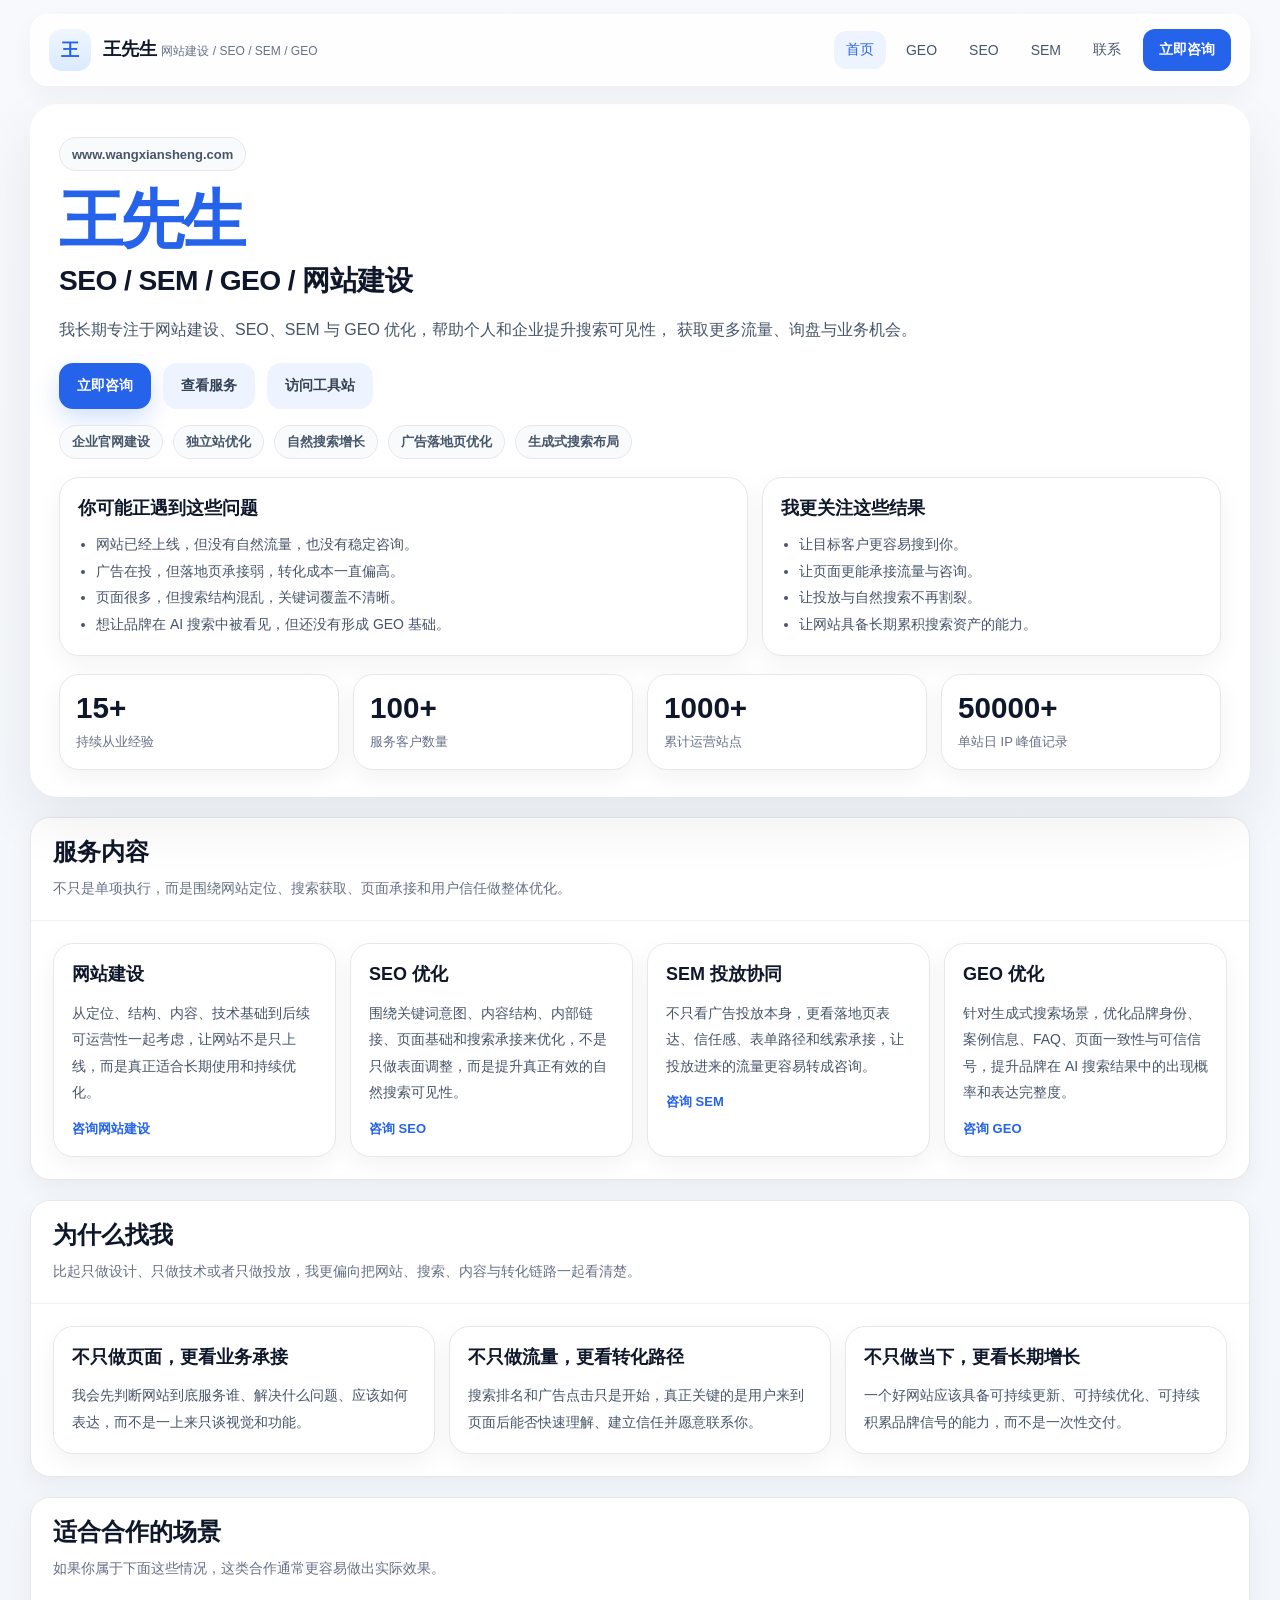
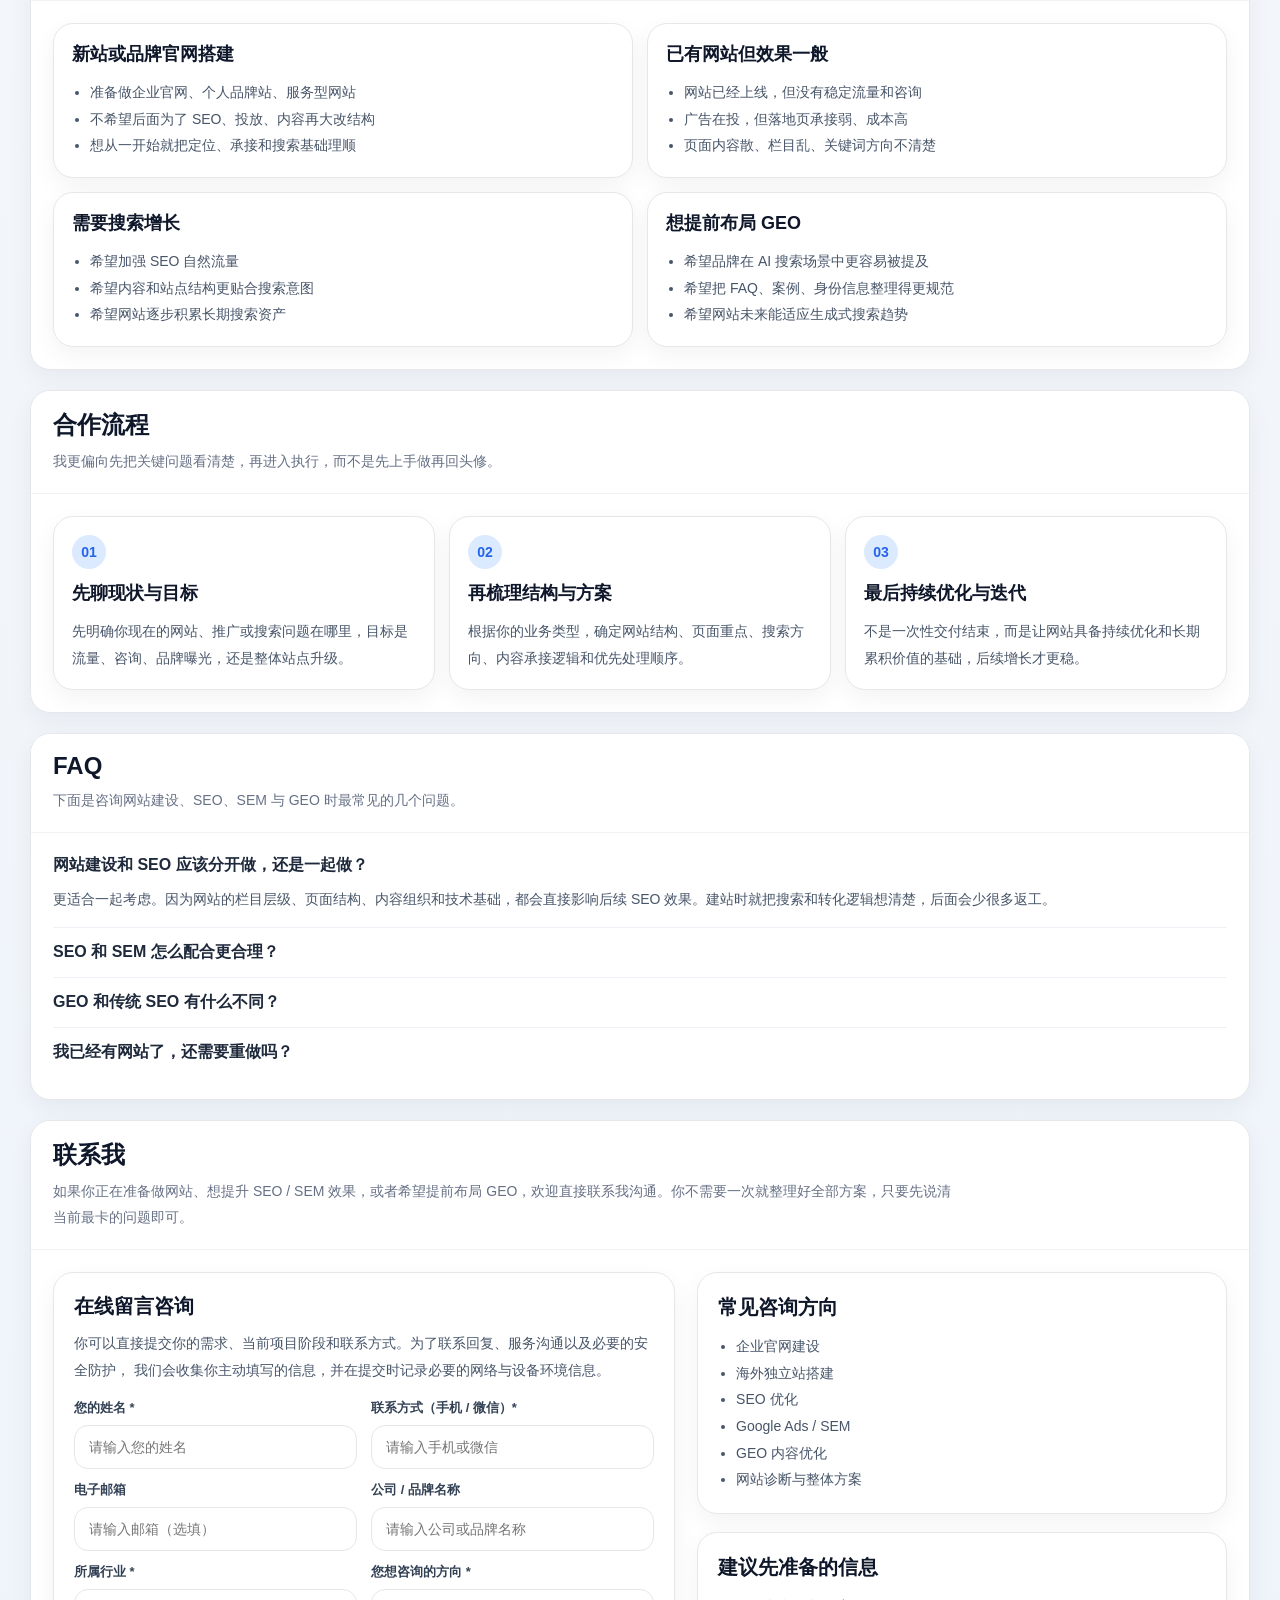
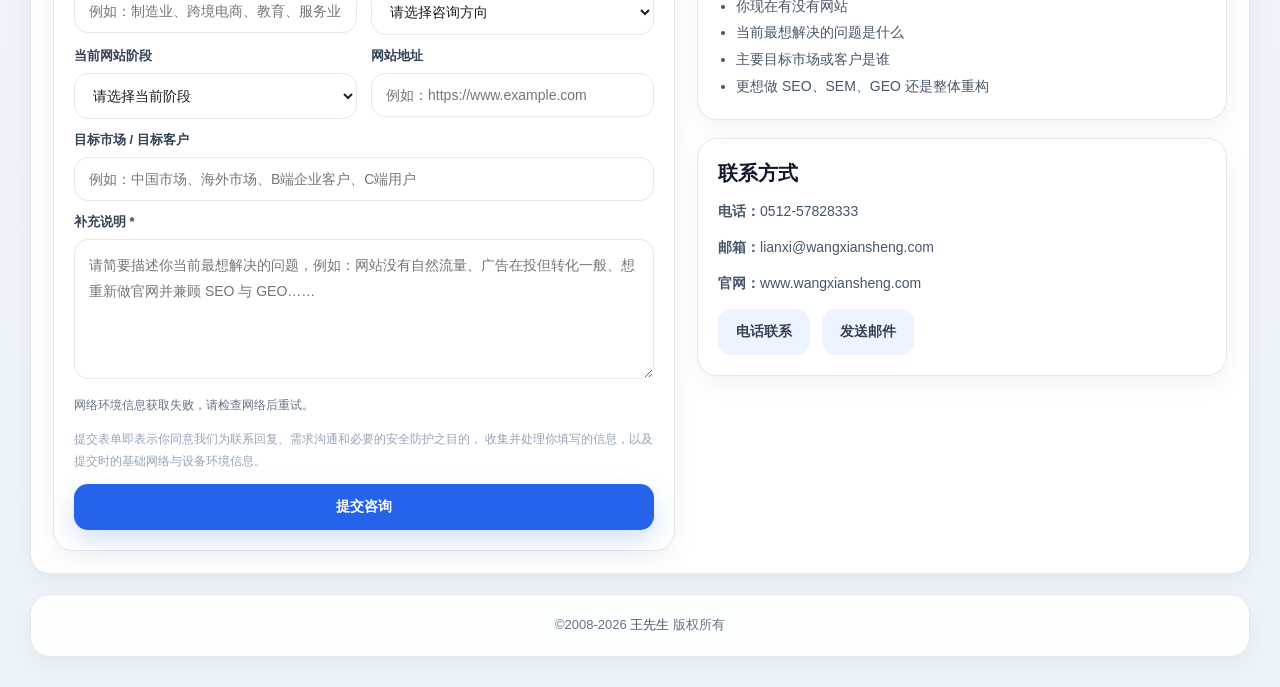
<file: index.html>
<!DOCTYPE html>
<html lang="zh-CN">
<head>
  <meta charset="UTF-8" />
  <meta name="viewport" content="width=device-width, initial-scale=1.0" />

  <title>王先生 - 网站建设 / SEO / SEM / GEO 优化</title>
  <meta name="description" content="王先生长期专注于网站建设、SEO、SEM 与 GEO 优化，帮助个人和企业提升搜索可见性，获取更多流量、询盘与业务机会。" />
  <meta name="keywords" content="王先生,网站建设,SEO,SEM,GEO,生成式搜索优化,搜索优化,企业官网建设,独立站优化" />
  <meta name="author" content="王先生" />
  <meta name="application-name" content="王先生" />
  <meta name="robots" content="index,follow,max-image-preview:large,max-snippet:-1,max-video-preview:-1" />
  <meta name="referrer" content="strict-origin-when-cross-origin" />
  <meta name="format-detection" content="telephone=no,email=no,address=no" />
  <meta name="theme-color" content="#2563eb" />
  <meta name="color-scheme" content="light" />

  <link rel="canonical" href="https://www.wxsw.com/" />

  <meta property="og:type" content="website" />
  <meta property="og:locale" content="zh_CN" />
  <meta property="og:site_name" content="王先生" />
  <meta property="og:title" content="王先生 - 网站建设 / SEO / SEM / GEO 优化" />
  <meta property="og:description" content="王先生长期专注于网站建设、SEO、SEM 与 GEO 优化，帮助个人和企业提升搜索可见性，获取更多流量、询盘与业务机会。" />
  <meta property="og:url" content="https://www.wxsw.com/" />

  <meta name="twitter:card" content="summary" />
  <meta name="twitter:title" content="王先生 - 网站建设 / SEO / SEM / GEO 优化" />
  <meta name="twitter:description" content="王先生长期专注于网站建设、SEO、SEM 与 GEO 优化，帮助个人和企业提升搜索可见性，获取更多流量、询盘与业务机会。" />

    <link rel="stylesheet" href="/static/style.css" />


  <script type="application/ld+json">
  {
    "@context": "https://schema.org",
    "@type": "WebSite",
    "name": "王先生",
    "url": "https://www.wangxiansheng.com/"
  }
  </script>

  <script type="application/ld+json">
  {
    "@context": "https://schema.org",
    "@type": "Person",
    "name": "王先生",
    "url": "https://www.wangxiansheng.com/",
    "email": "lianxi@wangxiansheng.com",
    "telephone": "0512-57828333",
    "jobTitle": "SEO / SEM / GEO / 网站建设顾问",
    "description": "长期从事网站建设、SEO、SEM 与 GEO 优化，帮助个人和企业提升搜索可见性、获取更多流量、询盘与业务机会。",
    "knowsAbout": [
      "网站建设",
      "SEO",
      "SEM",
      "GEO",
      "生成式搜索优化",
      "企业官网优化",
      "搜索流量增长",
      "落地页优化"
    ]
  }
  </script>

  <script type="application/ld+json">
  {
    "@context": "https://schema.org",
    "@type": "ProfessionalService",
    "name": "王先生",
    "url": "https://www.wangxiansheng.com/",
    "description": "专注网站建设、SEO、SEM 与 GEO 优化，帮助个人和企业提升搜索可见性、获取更多流量、询盘与业务机会。",
    "email": "lianxi@wangxiansheng.com",
    "telephone": "0512-57828333",
    "serviceType": [
      "网站建设",
      "SEO 优化",
      "SEM 投放",
      "GEO 优化"
    ],
    "areaServed": "中国"
  }
  </script>

  <script type="application/ld+json">
  {
    "@context": "https://schema.org",
    "@type": "FAQPage",
    "mainEntity": [
      {
        "@type": "Question",
        "name": "网站建设和 SEO 应该分开做，还是一起做？",
        "acceptedAnswer": {
          "@type": "Answer",
          "text": "更适合一起考虑。因为网站的栏目层级、页面结构、内容组织和技术基础，都会直接影响后续 SEO 效果。建站时就把搜索和转化逻辑想清楚，后面会少很多返工。"
        }
      },
      {
        "@type": "Question",
        "name": "SEO 和 SEM 怎么配合更合理？",
        "acceptedAnswer": {
          "@type": "Answer",
          "text": "SEO 更偏长期自然流量，SEM 更偏即时高意图获取。更稳的方式通常不是二选一，而是让 SEM 承接短期目标，同时用 SEO 建立长期内容和自然搜索基础。"
        }
      },
      {
        "@type": "Question",
        "name": "GEO 和传统 SEO 有什么不同？",
        "acceptedAnswer": {
          "@type": "Answer",
          "text": "GEO 更关注品牌在生成式搜索、AI 问答和新型检索场景中的可见性。除了页面优化本身，还更强调身份信息、案例证据、FAQ、内容一致性和可信度信号。"
        }
      }
    ]
  }
  </script>
</head>
<body class="page-home site-page home-page">
  <div class="page">
    <header class="topbar" aria-label="顶部导航">
  <div class="topbar-inner">
    <a class="brand" href="/">
      <span class="brand-mark">王</span>
      <span class="brand-info">
        <span class="brand-title">王先生</span>
        <span class="brand-sub">网站建设 / SEO / SEM / GEO</span>
      </span>
    </a>

    <div class="nav-wrap">
      <nav class="nav" aria-label="桌面导航">
        <a href="/" class="active">首页</a>
        <a href="/geo.html" class="">GEO</a>
        <a href="/seo.html" class="">SEO</a>
        <a href="/sem.html" class="">SEM</a>
        <a href="/lianxi.html" class="">联系</a>
      </nav>

      <a class="nav-cta" href="/lianxi.html">立即咨询</a>
      <button class="menu-toggle" id="menuToggle" type="button" aria-label="打开菜单" aria-expanded="false" aria-controls="mobileNav">☰</button>
    </div>
  </div>

  <div class="mobile-nav" id="mobileNav">
    <div class="mobile-nav-inner">
      <a href="/">首页</a>
      <a href="/geo.html">GEO</a>
      <a href="/seo.html">SEO</a>
      <a href="/sem.html">SEM</a>
      <a href="/lianxi.html">联系我</a>
      <a href="/lianxi.html">立即咨询</a>
    </div>
  </div>
</header>

    <main>
      <section class="hero">
        <div class="eyebrow">www.wangxiansheng.com</div>

        <h1 class="hero-title">王先生</h1>

        <h2 class="hero-services">SEO / SEM / GEO / 网站建设</h2>

        <p class="lead">
          我长期专注于网站建设、SEO、SEM 与 GEO 优化，帮助个人和企业提升搜索可见性，
          获取更多流量、询盘与业务机会。
        </p>

        <div class="hero-actions">
          <a class="btn btn-primary" href="#contact">立即咨询</a>
          <a class="btn btn-light" href="#services">查看服务</a>
          <a class="btn btn-light" href="https://gongju.wangxiansheng.com/" target="_blank" rel="noopener noreferrer">访问工具站</a>
        </div>

        <div class="hero-tags">
          <span class="tag">企业官网建设</span>
          <span class="tag">独立站优化</span>
          <span class="tag">自然搜索增长</span>
          <span class="tag">广告落地页优化</span>
          <span class="tag">生成式搜索布局</span>
        </div>

        <div class="hero-summary">
          <div class="hero-panel panel">
            <h3>你可能正遇到这些问题</h3>
            <ul>
              <li>网站已经上线，但没有自然流量，也没有稳定咨询。</li>
              <li>广告在投，但落地页承接弱，转化成本一直偏高。</li>
              <li>页面很多，但搜索结构混乱，关键词覆盖不清晰。</li>
              <li>想让品牌在 AI 搜索中被看见，但还没有形成 GEO 基础。</li>
            </ul>
          </div>

          <div class="hero-panel panel">
            <h3>我更关注这些结果</h3>
            <ul>
              <li>让目标客户更容易搜到你。</li>
              <li>让页面更能承接流量与咨询。</li>
              <li>让投放与自然搜索不再割裂。</li>
              <li>让网站具备长期累积搜索资产的能力。</li>
            </ul>
          </div>
        </div>

        <div class="metrics">
          <div class="metric">
            <div class="metric-num">15+</div>
            <div class="metric-text">持续从业经验</div>
          </div>
          <div class="metric">
            <div class="metric-num">100+</div>
            <div class="metric-text">服务客户数量</div>
          </div>
          <div class="metric">
            <div class="metric-num">1000+</div>
            <div class="metric-text">累计运营站点</div>
          </div>
          <div class="metric">
            <div class="metric-num">50000+</div>
            <div class="metric-text">单站日 IP 峰值记录</div>
          </div>
        </div>
      </section>

      <section class="section" id="services">
        <div class="card">
          <div class="section-head">
            <h2>服务内容</h2>
            <p>不只是单项执行，而是围绕网站定位、搜索获取、页面承接和用户信任做整体优化。</p>
          </div>
          <div class="section-body">
            <div class="grid-4">
              <article class="mini-card">
                <h3>网站建设</h3>
                <p>从定位、结构、内容、技术基础到后续可运营性一起考虑，让网站不是只上线，而是真正适合长期使用和持续优化。</p>
                <a class="more" href="#contact">咨询网站建设</a>
              </article>

              <article class="mini-card">
                <h3>SEO 优化</h3>
                <p>围绕关键词意图、内容结构、内部链接、页面基础和搜索承接来优化，不是只做表面调整，而是提升真正有效的自然搜索可见性。</p>
                <a class="more" href="#contact">咨询 SEO</a>
              </article>

              <article class="mini-card">
                <h3>SEM 投放协同</h3>
                <p>不只看广告投放本身，更看落地页表达、信任感、表单路径和线索承接，让投放进来的流量更容易转成咨询。</p>
                <a class="more" href="#contact">咨询 SEM</a>
              </article>

              <article class="mini-card">
                <h3>GEO 优化</h3>
                <p>针对生成式搜索场景，优化品牌身份、案例信息、FAQ、页面一致性与可信信号，提升品牌在 AI 搜索结果中的出现概率和表达完整度。</p>
                <a class="more" href="#contact">咨询 GEO</a>
              </article>
            </div>
          </div>
        </div>
      </section>

      <section class="section" id="advantage">
        <div class="card">
          <div class="section-head">
            <h2>为什么找我</h2>
            <p>比起只做设计、只做技术或者只做投放，我更偏向把网站、搜索、内容与转化链路一起看清楚。</p>
          </div>
          <div class="section-body">
            <div class="grid-3">
              <div class="mini-card">
                <h3>不只做页面，更看业务承接</h3>
                <p>我会先判断网站到底服务谁、解决什么问题、应该如何表达，而不是一上来只谈视觉和功能。</p>
              </div>

              <div class="mini-card">
                <h3>不只做流量，更看转化路径</h3>
                <p>搜索排名和广告点击只是开始，真正关键的是用户来到页面后能否快速理解、建立信任并愿意联系你。</p>
              </div>

              <div class="mini-card">
                <h3>不只做当下，更看长期增长</h3>
                <p>一个好网站应该具备可持续更新、可持续优化、可持续积累品牌信号的能力，而不是一次性交付。</p>
              </div>
            </div>
          </div>
        </div>
      </section>

      <section class="section" id="scene">
        <div class="card">
          <div class="section-head">
            <h2>适合合作的场景</h2>
            <p>如果你属于下面这些情况，这类合作通常更容易做出实际效果。</p>
          </div>
          <div class="section-body">
            <div class="grid-2">
              <div class="mini-card">
                <h3>新站或品牌官网搭建</h3>
                <ul>
                  <li>准备做企业官网、个人品牌站、服务型网站</li>
                  <li>不希望后面为了 SEO、投放、内容再大改结构</li>
                  <li>想从一开始就把定位、承接和搜索基础理顺</li>
                </ul>
              </div>

              <div class="mini-card">
                <h3>已有网站但效果一般</h3>
                <ul>
                  <li>网站已经上线，但没有稳定流量和咨询</li>
                  <li>广告在投，但落地页承接弱、成本高</li>
                  <li>页面内容散、栏目乱、关键词方向不清楚</li>
                </ul>
              </div>

              <div class="mini-card">
                <h3>需要搜索增长</h3>
                <ul>
                  <li>希望加强 SEO 自然流量</li>
                  <li>希望内容和站点结构更贴合搜索意图</li>
                  <li>希望网站逐步积累长期搜索资产</li>
                </ul>
              </div>

              <div class="mini-card">
                <h3>想提前布局 GEO</h3>
                <ul>
                  <li>希望品牌在 AI 搜索场景中更容易被提及</li>
                  <li>希望把 FAQ、案例、身份信息整理得更规范</li>
                  <li>希望网站未来能适应生成式搜索趋势</li>
                </ul>
              </div>
            </div>
          </div>
        </div>
      </section>

      <section class="section" id="process">
        <div class="card">
          <div class="section-head">
            <h2>合作流程</h2>
            <p>我更偏向先把关键问题看清楚，再进入执行，而不是先上手做再回头修。</p>
          </div>
          <div class="section-body">
            <div class="process-grid">
              <div class="mini-card">
                <div class="step-no">01</div>
                <h3>先聊现状与目标</h3>
                <p>先明确你现在的网站、推广或搜索问题在哪里，目标是流量、咨询、品牌曝光，还是整体站点升级。</p>
              </div>

              <div class="mini-card">
                <div class="step-no">02</div>
                <h3>再梳理结构与方案</h3>
                <p>根据你的业务类型，确定网站结构、页面重点、搜索方向、内容承接逻辑和优先处理顺序。</p>
              </div>

              <div class="mini-card">
                <div class="step-no">03</div>
                <h3>最后持续优化与迭代</h3>
                <p>不是一次性交付结束，而是让网站具备持续优化和长期累积价值的基础，后续增长才更稳。</p>
              </div>
            </div>
          </div>
        </div>
      </section>

      <section class="section" id="faq">
        <div class="card">
          <div class="section-head">
            <h2>FAQ</h2>
            <p>下面是咨询网站建设、SEO、SEM 与 GEO 时最常见的几个问题。</p>
          </div>
          <div class="section-body faq">
            <details open>
              <summary>网站建设和 SEO 应该分开做，还是一起做？</summary>
              <div class="answer">
                更适合一起考虑。因为网站的栏目层级、页面结构、内容组织和技术基础，都会直接影响后续 SEO 效果。建站时就把搜索和转化逻辑想清楚，后面会少很多返工。
              </div>
            </details>

            <details>
              <summary>SEO 和 SEM 怎么配合更合理？</summary>
              <div class="answer">
                SEO 更偏长期自然流量，SEM 更偏即时高意图获取。更稳的方式通常不是二选一，而是让 SEM 承接短期目标，同时用 SEO 建立长期内容和自然搜索基础。
              </div>
            </details>

            <details>
              <summary>GEO 和传统 SEO 有什么不同？</summary>
              <div class="answer">
                GEO 更关注品牌在生成式搜索、AI 问答和新型检索场景中的可见性。除了页面优化本身，还更强调身份信息、案例证据、FAQ、内容一致性和可信度信号。
              </div>
            </details>

            <details>
              <summary>我已经有网站了，还需要重做吗？</summary>
              <div class="answer">
                不一定。很多项目不需要完全重做，而是先判断问题是在定位、结构、内容、搜索基础，还是在落地页承接与转化路径，再决定局部优化还是整体升级。
              </div>
            </details>
          </div>
        </div>
      </section>

      <section class="section" id="contact">
        <div class="card">
          <div class="section-head">
            <h2>联系我</h2>
            <p>如果你正在准备做网站、想提升 SEO / SEM 效果，或者希望提前布局 GEO，欢迎直接联系我沟通。你不需要一次就整理好全部方案，只要先说清当前最卡的问题即可。</p>
          </div>

          <div class="section-body">
            <div class="contact-layout">
              <div class="contact-main">
                <h3>在线留言咨询</h3>
                <p>
                  你可以直接提交你的需求、当前项目阶段和联系方式。为了联系回复、服务沟通以及必要的安全防护，
                  我们会收集你主动填写的信息，并在提交时记录必要的网络与设备环境信息。
                </p>

                <form id="bizForm" class="contact-form" novalidate>
                  <div class="field-grid-2">
                    <div class="field">
                      <label for="name">您的姓名 *</label>
                      <input id="name" name="name" class="input" type="text" placeholder="请输入您的姓名" required />
                    </div>

                    <div class="field">
                      <label for="contactInfo">联系方式（手机 / 微信）*</label>
                      <input id="contactInfo" name="contactInfo" class="input" type="text" placeholder="请输入手机或微信" required />
                    </div>
                  </div>

                  <div class="field-grid-2">
                    <div class="field">
                      <label for="email">电子邮箱</label>
                      <input id="email" name="email" class="input" type="email" placeholder="请输入邮箱（选填）" />
                    </div>

                    <div class="field">
                      <label for="company">公司 / 品牌名称</label>
                      <input id="company" name="company" class="input" type="text" placeholder="请输入公司或品牌名称" />
                    </div>
                  </div>

                  <div class="field-grid-2">
                    <div class="field">
                      <label for="industry">所属行业 *</label>
                      <input id="industry" name="industry" class="input" type="text" placeholder="例如：制造业、跨境电商、教育、服务业" required />
                    </div>

                    <div class="field">
                      <label for="subject">您想咨询的方向 *</label>
                      <select id="subject" name="subject" class="select" required>
                        <option value="">请选择咨询方向</option>
                        <option value="企业官网建设">企业官网建设</option>
                        <option value="海外独立站搭建">海外独立站搭建</option>
                        <option value="SEO 优化">SEO 优化</option>
                        <option value="Google Ads / SEM">Google Ads / SEM</option>
                        <option value="GEO 内容优化">GEO 内容优化</option>
                        <option value="服务器 / 网站部署">服务器 / 网站部署</option>
                        <option value="网站诊断与整体方案">网站诊断与整体方案</option>
                        <option value="其他">其他</option>
                      </select>
                    </div>
                  </div>

                  <div class="field-grid-2">
                    <div class="field">
                      <label for="siteStage">当前网站阶段</label>
                      <select id="siteStage" name="siteStage" class="select">
                        <option value="">请选择当前阶段</option>
                        <option value="还没有网站">还没有网站</option>
                        <option value="已有官网，准备优化">已有官网，准备优化</option>
                        <option value="已有独立站，流量较少">已有独立站，流量较少</option>
                        <option value="正在投放广告，转化一般">正在投放广告，转化一般</option>
                        <option value="已有内容基础，想做 SEO / GEO">已有内容基础，想做 SEO / GEO</option>
                        <option value="项目正在规划中">项目正在规划中</option>
                      </select>
                    </div>

                    <div class="field">
                      <label for="website">网站地址</label>
                      <input id="website" name="website" class="input" type="url" placeholder="例如：https://www.example.com" />
                    </div>
                  </div>

                  <div class="field">
                    <label for="market">目标市场 / 目标客户</label>
                    <input id="market" name="market" class="input" type="text" placeholder="例如：中国市场、海外市场、B端企业客户、C端用户" />
                  </div>

                  <div class="field">
                    <label for="message">补充说明 *</label>
                    <textarea id="message" name="message" class="textarea" placeholder="请简要描述你当前最想解决的问题，例如：网站没有自然流量、广告在投但转化一般、想重新做官网并兼顾 SEO 与 GEO……" required></textarea>
                  </div>

                  <div id="ipStatus" class="ip-status">正在获取网络环境信息...</div>

                  <div class="form-note">
                    提交表单即表示你同意我们为联系回复、需求沟通和必要的安全防护之目的，
                    收集并处理你填写的信息，以及提交时的基础网络与设备环境信息。
                  </div>

                  <button type="submit" class="btn btn-primary" id="submitBtn">提交咨询</button>
                  <div id="result" class="result" aria-live="polite"></div>
                </form>
              </div>

              <div class="contact-side">
                <div class="mini-card">
                  <h3>常见咨询方向</h3>
                  <ul>
                    <li>企业官网建设</li>
                    <li>海外独立站搭建</li>
                    <li>SEO 优化</li>
                    <li>Google Ads / SEM</li>
                    <li>GEO 内容优化</li>
                    <li>网站诊断与整体方案</li>
                  </ul>
                </div>

                <div class="mini-card mt-14">
                  <h3>建议先准备的信息</h3>
                  <ul>
                    <li>你现在有没有网站</li>
                    <li>当前最想解决的问题是什么</li>
                    <li>主要目标市场或客户是谁</li>
                    <li>更想做 SEO、SEM、GEO 还是整体重构</li>
                  </ul>
                </div>

                <div class="mini-card mt-14">
                  <h3>联系方式</h3>
                  <div class="contact-meta">
                    <div class="contact-meta-item"><strong>电话：</strong><a href="tel:051257828333">0512-57828333</a></div>
                    <div class="contact-meta-item"><strong>邮箱：</strong><a href="mailto:lianxi@wangxiansheng.com">lianxi@wangxiansheng.com</a></div>
                    <div class="contact-meta-item"><strong>官网：</strong><a href="https://www.wangxiansheng.com/">www.wangxiansheng.com</a></div>
                  </div>

                  <div class="contact-links">
                    <a class="btn btn-light" href="tel:051257828333">电话联系</a>
                    <a class="btn btn-light" href="mailto:lianxi@wangxiansheng.com">发送邮件</a>
                  </div>
                </div>
              </div>
            </div>
          </div>
        </div>
      </section>
    </main>

    <footer class="footer">
      ©2008-<span id="year"></span> <a href="https://www.wangxiansheng.com/">王先生</a> 版权所有
    </footer>
  </div>

  <script>
    document.getElementById("year").textContent = new Date().getFullYear();

    const menuToggle = document.getElementById("menuToggle");
    const mobileNav = document.getElementById("mobileNav");

    menuToggle.addEventListener("click", function () {
      const expanded = menuToggle.getAttribute("aria-expanded") === "true";
      menuToggle.setAttribute("aria-expanded", String(!expanded));
      mobileNav.classList.toggle("show");
      menuToggle.textContent = expanded ? "☰" : "✕";
    });

    mobileNav.querySelectorAll("a").forEach(function (link) {
      link.addEventListener("click", function () {
        mobileNav.classList.remove("show");
        menuToggle.setAttribute("aria-expanded", "false");
        menuToggle.textContent = "☰";
      });
    });

    const API_URL = "https://lianxi.wangxiansheng.com/hezuo.php";
    let currentIp = "";

    const form = document.getElementById("bizForm");
    const submitBtn = document.getElementById("submitBtn");
    const resultBox = document.getElementById("result");
    const ipStatus = document.getElementById("ipStatus");

    function showResult(message, ok) {
      resultBox.style.display = "block";
      resultBox.className = "result " + (ok ? "ok" : "err");
      resultBox.textContent = message;
    }

    async function getPublicIP() {
      const endpoints = [
        "https://api64.ipify.org?format=json",
        "https://api.ipify.org?format=json"
      ];

      for (const url of endpoints) {
        try {
          const res = await fetch(url, {
            method: "GET",
            cache: "no-store"
          });
          const data = await res.json();
          if (data && data.ip) {
            return data.ip;
          }
        } catch (e) {}
      }

      throw new Error("公网 IP 获取失败");
    }

    function getBrowserInfo() {
      const nav = window.navigator || {};
      const scr = window.screen || {};
      const tz = Intl.DateTimeFormat().resolvedOptions().timeZone || "";
      const connection = nav.connection || nav.mozConnection || nav.webkitConnection || null;

      return {
        user_agent: nav.userAgent || "",
        language: nav.language || "",
        languages: Array.isArray(nav.languages) ? nav.languages.join(", ") : "",
        platform: nav.platform || "",
        cookie_enabled: typeof nav.cookieEnabled === "boolean" ? nav.cookieEnabled : "",
        do_not_track: nav.doNotTrack || window.doNotTrack || "",
        hardware_concurrency: nav.hardwareConcurrency || "",
        device_memory: nav.deviceMemory || "",
        max_touch_points: nav.maxTouchPoints || "",
        screen_width: scr.width || "",
        screen_height: scr.height || "",
        color_depth: scr.colorDepth || "",
        pixel_ratio: window.devicePixelRatio || "",
        viewport_width: window.innerWidth || "",
        viewport_height: window.innerHeight || "",
        timezone: tz,
        referrer: document.referrer || "",
        page_url: window.location.href,
        page_path: window.location.pathname,
        hostname: window.location.hostname,
        online: typeof nav.onLine === "boolean" ? nav.onLine : "",
        connection_type: connection && connection.effectiveType ? connection.effectiveType : "",
        timestamp: new Date().toISOString()
      };
    }

    async function initIP() {
      ipStatus.textContent = "正在获取网络环境信息...";
      try {
        currentIp = await getPublicIP();
        ipStatus.textContent = "网络环境校验完成，可正常提交表单。";
      } catch (err) {
        currentIp = "";
        ipStatus.textContent = "网络环境信息获取失败，请检查网络后重试。";
      }
    }

    form.addEventListener("submit", async function (e) {
      e.preventDefault();

      if (!currentIp) {
        showResult("网络环境信息尚未获取成功，暂时不能提交。", false);
        return;
      }

      const payload = {
        name: document.getElementById("name").value.trim(),
        contactInfo: document.getElementById("contactInfo").value.trim(),
        email: document.getElementById("email").value.trim(),
        company: document.getElementById("company").value.trim(),
        industry: document.getElementById("industry").value.trim(),
        subject: document.getElementById("subject").value.trim(),
        siteStage: document.getElementById("siteStage").value.trim(),
        website: document.getElementById("website").value.trim(),
        market: document.getElementById("market").value.trim(),
        message: document.getElementById("message").value.trim(),
        client_ip: currentIp,
        user_agent: navigator.userAgent || "",
        browser_info: JSON.stringify(getBrowserInfo())
      };

      if (!payload.name || !payload.contactInfo || !payload.industry || !payload.subject || !payload.message) {
        showResult("请填写所有必填字段。", false);
        return;
      }

      submitBtn.disabled = true;
      submitBtn.textContent = "提交中...";

      try {
        const res = await fetch(API_URL, {
          method: "POST",
          headers: {
            "Content-Type": "application/json"
          },
          body: JSON.stringify(payload)
        });

        const text = await res.text();
        let data;

        try {
          data = JSON.parse(text);
        } catch (e) {
          showResult("提交失败，请稍后重试。", false);
          return;
        }

        if (res.ok && data.success === true) {
          showResult(data.message || "提交成功，我们会尽快与您联系。", true);
          form.reset();
        } else {
          showResult(data.message || "提交失败，请稍后再试。", false);
        }
      } catch (err) {
        showResult("请求失败：" + err.message, false);
      } finally {
        submitBtn.disabled = false;
        submitBtn.textContent = "提交咨询";
      }
    });

    initIP();
  </script>
</body>
</html>
</file>
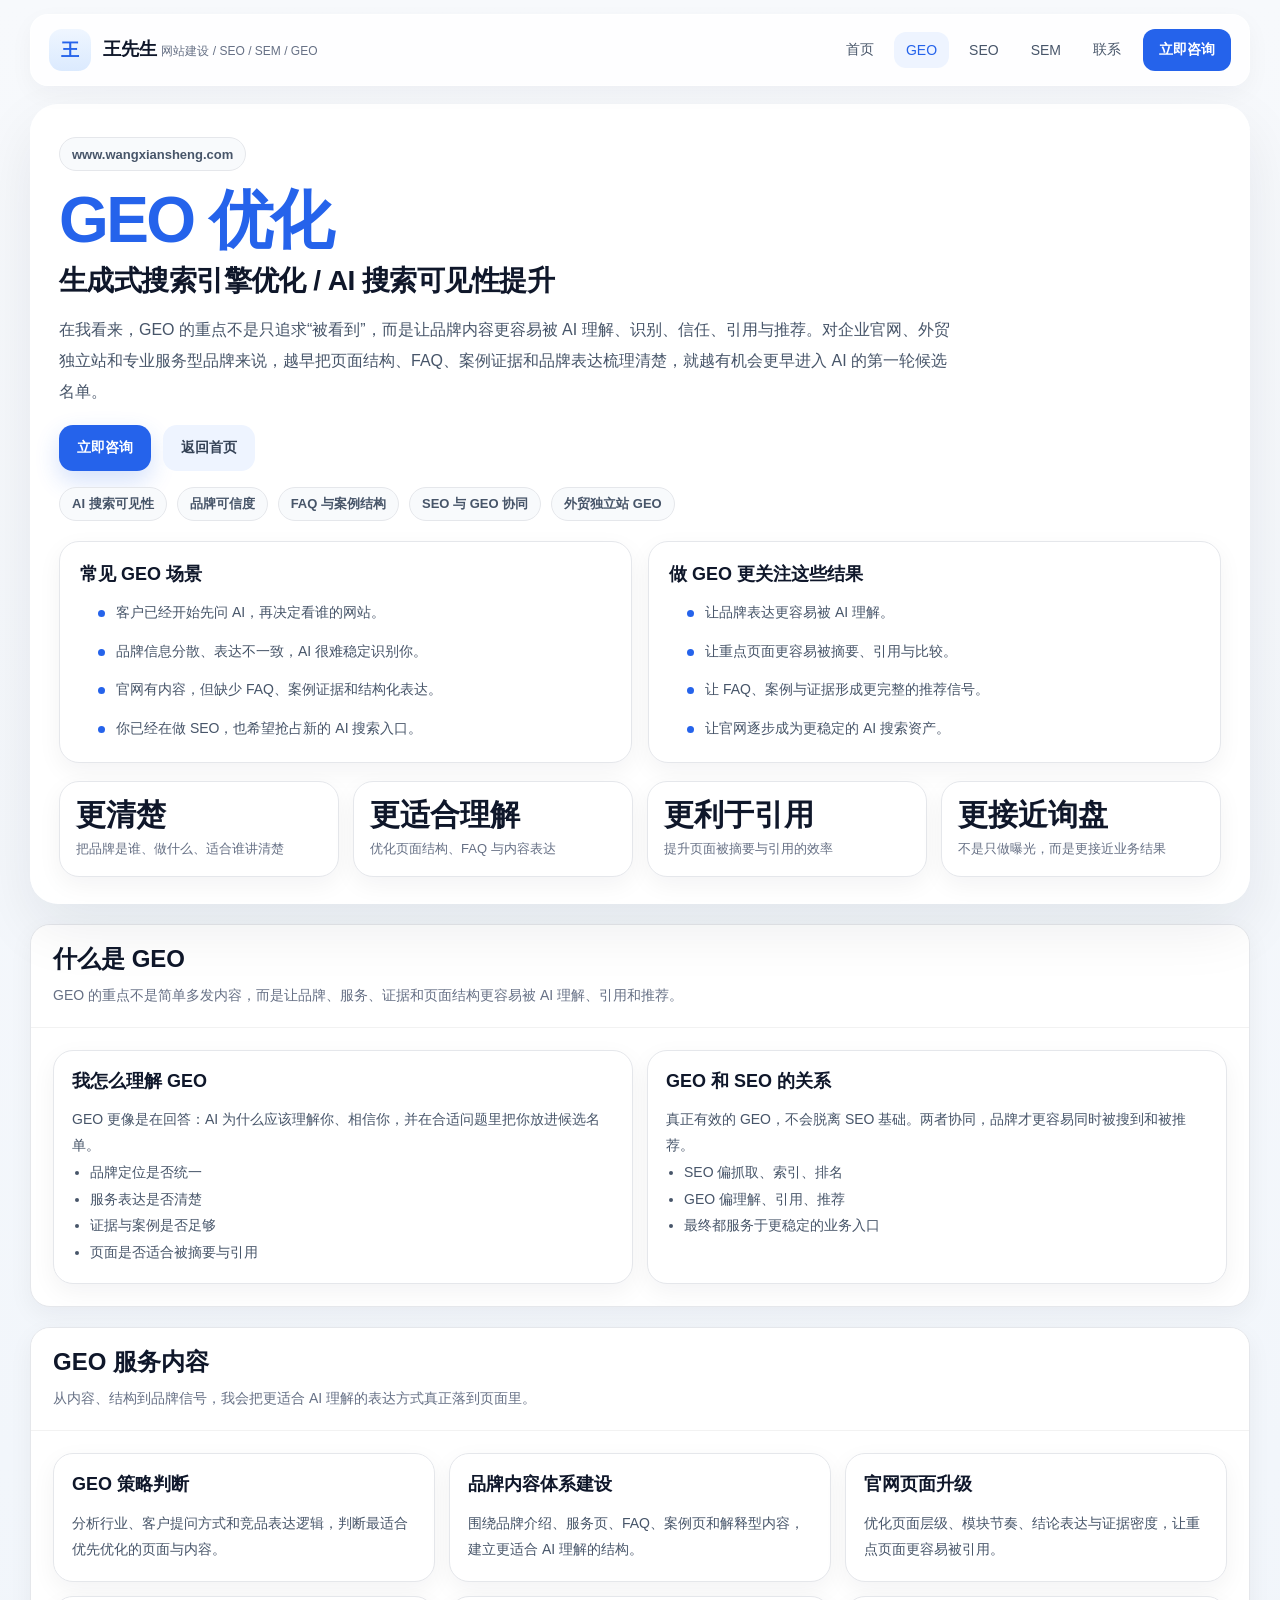
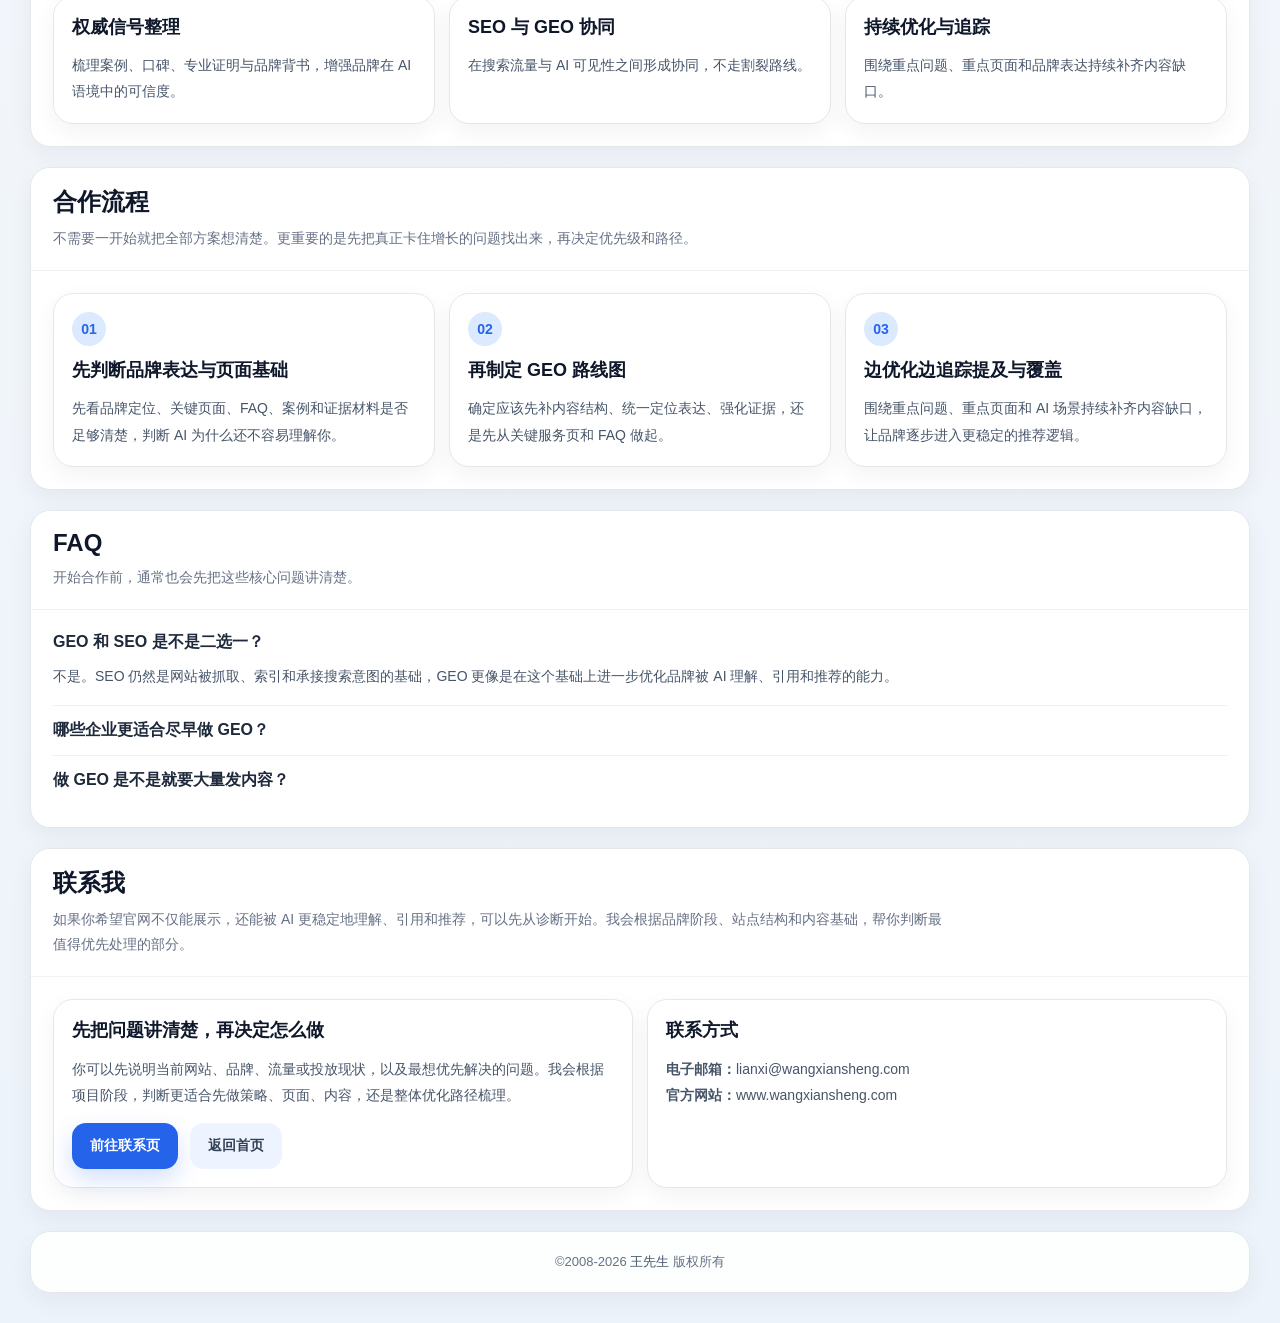
<file: geo.html>
<!DOCTYPE html>
<html lang="zh-CN">
<head>
<meta charset="UTF-8" />
<meta name="viewport" content="width=device-width, initial-scale=1.0" />
<title>GEO 优化 - 王先生 | 生成式搜索引擎优化</title>
<meta name="description" content="王先生提供 GEO 优化服务，帮助企业官网、外贸独立站与专业服务型品牌提升在 AI 搜索与生成式问答场景中的可理解性、可引用性与可推荐性。" />
<meta name="keywords" content="王先生,GEO 优化,生成式搜索引擎优化 / AI 搜索可见性提升,www.wxsw.com" />
<meta name="author" content="王先生" />
<meta name="robots" content="index,follow,max-image-preview:large,max-snippet:-1,max-video-preview:-1" />
<meta name="theme-color" content="#2563eb" />
<link rel="canonical" href="https://www.wxsw.com/geo.html" />
  <link rel="stylesheet" href="/static/style.css" />

<script type="application/ld+json">{"@context":"https://schema.org","@type":"WebPage","name":"GEO 优化 - 王先生 | 生成式搜索引擎优化","url":"https://www.wxsw.com/geo.html","description":"王先生提供 GEO 优化服务，帮助企业官网、外贸独立站与专业服务型品牌提升在 AI 搜索与生成式问答场景中的可理解性、可引用性与可推荐性。"}</script>
<script type="application/ld+json">{"@context":"https://schema.org","@type":"FAQPage","mainEntity":[{"@type":"Question","name":"GEO 和 SEO 是不是二选一？","acceptedAnswer":{"@type":"Answer","text":"不是。SEO 仍然是网站被抓取、索引和承接搜索意图的基础，GEO 更像是在这个基础上进一步优化品牌被 AI 理解、引用和推荐的能力。"}},
{"@type":"Question","name":"哪些企业更适合尽早做 GEO？","acceptedAnswer":{"@type":"Answer","text":"越是解释成本高、需要专业信任、依赖品牌筛选的行业，越适合尽早布局 GEO，比如企业官网、外贸独立站、B2B 品牌和专业服务型品牌。"}},
{"@type":"Question","name":"做 GEO 是不是就要大量发内容？","acceptedAnswer":{"@type":"Answer","text":"不一定。更关键的是内容是否结构清楚、定义明确、证据充足、页面之间能否互相支持，而不是单纯追求内容数量。"}}]}</script>
</head>
<body class="page-geo site-page service-page">
<div class="page">
<header class="topbar" aria-label="顶部导航">
  <div class="topbar-inner">
    <a class="brand" href="/">
      <span class="brand-mark">王</span>
      <span class="brand-info">
        <span class="brand-title">王先生</span>
        <span class="brand-sub">网站建设 / SEO / SEM / GEO</span>
      </span>
    </a>

    <div class="nav-wrap">
      <nav class="nav" aria-label="桌面导航">
        <a href="/" class="">首页</a>
        <a href="/geo.html" class="active">GEO</a>
        <a href="/seo.html" class="">SEO</a>
        <a href="/sem.html" class="">SEM</a>
        <a href="/lianxi.html" class="">联系</a>
      </nav>

      <a class="nav-cta" href="/lianxi.html">立即咨询</a>
      <button class="menu-toggle" id="menuToggle" type="button" aria-label="打开菜单" aria-expanded="false" aria-controls="mobileNav">☰</button>
    </div>
  </div>

  <div class="mobile-nav" id="mobileNav">
    <div class="mobile-nav-inner">
      <a href="/">首页</a>
      <a href="/geo.html">GEO 页面</a>
      <a href="/seo.html">SEO 页面</a>
      <a href="/sem.html">SEM 页面</a>
      <a href="/lianxi.html">联系我</a>
      <a href="/lianxi.html">立即咨询</a>
    </div>
  </div>
</header>

<main>
<section class="hero">
  <div class="eyebrow">www.wangxiansheng.com</div>
  <h1 class="hero-title">GEO 优化</h1>
  <h2 class="hero-services">生成式搜索引擎优化 / AI 搜索可见性提升</h2>
  <p class="lead">在我看来，GEO 的重点不是只追求“被看到”，而是让品牌内容更容易被 AI 理解、识别、信任、引用与推荐。对企业官网、外贸独立站和专业服务型品牌来说，越早把页面结构、FAQ、案例证据和品牌表达梳理清楚，就越有机会更早进入 AI 的第一轮候选名单。</p>
  <div class="hero-actions">
    <a class="btn btn-primary" href="/lianxi.html">立即咨询</a>
    <a class="btn btn-light" href="https://www.wxsw.com/">返回首页</a>
  </div>
  <div class="hero-tags"><span class="tag">AI 搜索可见性</span><span class="tag">品牌可信度</span><span class="tag">FAQ 与案例结构</span><span class="tag">SEO 与 GEO 协同</span><span class="tag">外贸独立站 GEO</span></div>
  <div class="hero-summary">
    <div class="summary-card panel">
      <h3>常见 GEO 场景</h3>
      <ul class="summary-list"><li>客户已经开始先问 AI，再决定看谁的网站。</li><li>品牌信息分散、表达不一致，AI 很难稳定识别你。</li><li>官网有内容，但缺少 FAQ、案例证据和结构化表达。</li><li>你已经在做 SEO，也希望抢占新的 AI 搜索入口。</li></ul>
    </div>
    <div class="summary-card panel">
      <h3>做 GEO 更关注这些结果</h3>
      <ul class="summary-list"><li>让品牌表达更容易被 AI 理解。</li><li>让重点页面更容易被摘要、引用与比较。</li><li>让 FAQ、案例与证据形成更完整的推荐信号。</li><li>让官网逐步成为更稳定的 AI 搜索资产。</li></ul>
    </div>
  </div>
  <div class="metrics"><div class="metric"><div class="metric-num">更清楚</div><div class="metric-text">把品牌是谁、做什么、适合谁讲清楚</div></div><div class="metric"><div class="metric-num">更适合理解</div><div class="metric-text">优化页面结构、FAQ 与内容表达</div></div><div class="metric"><div class="metric-num">更利于引用</div><div class="metric-text">提升页面被摘要与引用的效率</div></div><div class="metric"><div class="metric-num">更接近询盘</div><div class="metric-text">不是只做曝光，而是更接近业务结果</div></div></div>
</section>

<section class="section" id="what-is-geo"><div class="card"><div class="section-head"><h2>什么是 GEO</h2><p>GEO 的重点不是简单多发内容，而是让品牌、服务、证据和页面结构更容易被 AI 理解、引用和推荐。</p></div><div class="section-body"><div class="grid-2"><article class="mini-card"><h3>我怎么理解 GEO</h3><p>GEO 更像是在回答：AI 为什么应该理解你、相信你，并在合适问题里把你放进候选名单。</p><ul><li>品牌定位是否统一</li><li>服务表达是否清楚</li><li>证据与案例是否足够</li><li>页面是否适合被摘要与引用</li></ul></article><article class="mini-card"><h3>GEO 和 SEO 的关系</h3><p>真正有效的 GEO，不会脱离 SEO 基础。两者协同，品牌才更容易同时被搜到和被推荐。</p><ul><li>SEO 偏抓取、索引、排名</li><li>GEO 偏理解、引用、推荐</li><li>最终都服务于更稳定的业务入口</li></ul></article></div></div></div></section><section class="section" id="geo-services"><div class="card"><div class="section-head"><h2>GEO 服务内容</h2><p>从内容、结构到品牌信号，我会把更适合 AI 理解的表达方式真正落到页面里。</p></div><div class="section-body"><div class="grid-3"><article class="mini-card"><h3>GEO 策略判断</h3><p>分析行业、客户提问方式和竞品表达逻辑，判断最适合优先优化的页面与内容。</p></article><article class="mini-card"><h3>品牌内容体系建设</h3><p>围绕品牌介绍、服务页、FAQ、案例页和解释型内容，建立更适合 AI 理解的结构。</p></article><article class="mini-card"><h3>官网页面升级</h3><p>优化页面层级、模块节奏、结论表达与证据密度，让重点页面更容易被引用。</p></article><article class="mini-card"><h3>权威信号整理</h3><p>梳理案例、口碑、专业证明与品牌背书，增强品牌在 AI 语境中的可信度。</p></article><article class="mini-card"><h3>SEO 与 GEO 协同</h3><p>在搜索流量与 AI 可见性之间形成协同，不走割裂路线。</p></article><article class="mini-card"><h3>持续优化与追踪</h3><p>围绕重点问题、重点页面和品牌表达持续补齐内容缺口。</p></article></div></div></div></section>

<section class="section" id="process">
  <div class="card">
    <div class="section-head">
      <h2>合作流程</h2>
      <p>不需要一开始就把全部方案想清楚。更重要的是先把真正卡住增长的问题找出来，再决定优先级和路径。</p>
    </div>
    <div class="section-body">
      <div class="process-grid"><div class="mini-card"><div class="step-no">01</div><h3>先判断品牌表达与页面基础</h3><p>先看品牌定位、关键页面、FAQ、案例和证据材料是否足够清楚，判断 AI 为什么还不容易理解你。</p></div><div class="mini-card"><div class="step-no">02</div><h3>再制定 GEO 路线图</h3><p>确定应该先补内容结构、统一定位表达、强化证据，还是先从关键服务页和 FAQ 做起。</p></div><div class="mini-card"><div class="step-no">03</div><h3>边优化边追踪提及与覆盖</h3><p>围绕重点问题、重点页面和 AI 场景持续补齐内容缺口，让品牌逐步进入更稳定的推荐逻辑。</p></div></div>
    </div>
  </div>
</section>

<section class="section" id="faq">
  <div class="card">
    <div class="section-head">
      <h2>FAQ</h2>
      <p>开始合作前，通常也会先把这些核心问题讲清楚。</p>
    </div>
    <div class="section-body faq"><details open><summary>GEO 和 SEO 是不是二选一？</summary><div class="answer">不是。SEO 仍然是网站被抓取、索引和承接搜索意图的基础，GEO 更像是在这个基础上进一步优化品牌被 AI 理解、引用和推荐的能力。</div></details><details ><summary>哪些企业更适合尽早做 GEO？</summary><div class="answer">越是解释成本高、需要专业信任、依赖品牌筛选的行业，越适合尽早布局 GEO，比如企业官网、外贸独立站、B2B 品牌和专业服务型品牌。</div></details><details ><summary>做 GEO 是不是就要大量发内容？</summary><div class="answer">不一定。更关键的是内容是否结构清楚、定义明确、证据充足、页面之间能否互相支持，而不是单纯追求内容数量。</div></details></div>
  </div>
</section>

<section class="section" id="contact">
  <div class="card">
    <div class="section-head">
      <h2>联系我</h2>
      <p>如果你希望官网不仅能展示，还能被 AI 更稳定地理解、引用和推荐，可以先从诊断开始。我会根据品牌阶段、站点结构和内容基础，帮你判断最值得优先处理的部分。</p>
    </div>
    <div class="section-body">
      <div class="cta-grid">
        <div class="cta-card panel">
          <h3>先把问题讲清楚，再决定怎么做</h3>
          <p>你可以先说明当前网站、品牌、流量或投放现状，以及最想优先解决的问题。我会根据项目阶段，判断更适合先做策略、页面、内容，还是整体优化路径梳理。</p>
          <div class="cta-actions mt-14">
            <a class="btn btn-primary" href="/lianxi.html">前往联系页</a>
            <a class="btn btn-light" href="https://www.wxsw.com/">返回首页</a>
          </div>
        </div>
        <div class="cta-card panel">
          <h3>联系方式</h3>
          <p><strong>电子邮箱：</strong><a href="mailto:lianxi@wangxiansheng.com">lianxi@wangxiansheng.com</a></p>
          <p><strong>官方网站：</strong><a href="https://www.wangxiansheng.com/">www.wangxiansheng.com</a></p>
        </div>
      </div>
    </div>
  </div>
</section>
</main>

<footer class="footer">©2008-<span id="year"></span> <a href="https://www.wxsw.com/">王先生</a> 版权所有</footer>
</div>

<script>
document.getElementById("year").textContent = new Date().getFullYear();
const menuToggle = document.getElementById("menuToggle");
const mobileNav = document.getElementById("mobileNav");
menuToggle.addEventListener("click", function () {
  const expanded = menuToggle.getAttribute("aria-expanded") === "true";
  menuToggle.setAttribute("aria-expanded", String(!expanded));
  mobileNav.classList.toggle("show");
  menuToggle.textContent = expanded ? "☰" : "✕";
});
mobileNav.querySelectorAll("a").forEach(function (link) {
  link.addEventListener("click", function () {
    mobileNav.classList.remove("show");
    menuToggle.setAttribute("aria-expanded", "false");
    menuToggle.textContent = "☰";
  });
});
</script>

</body>
</html>
</file>
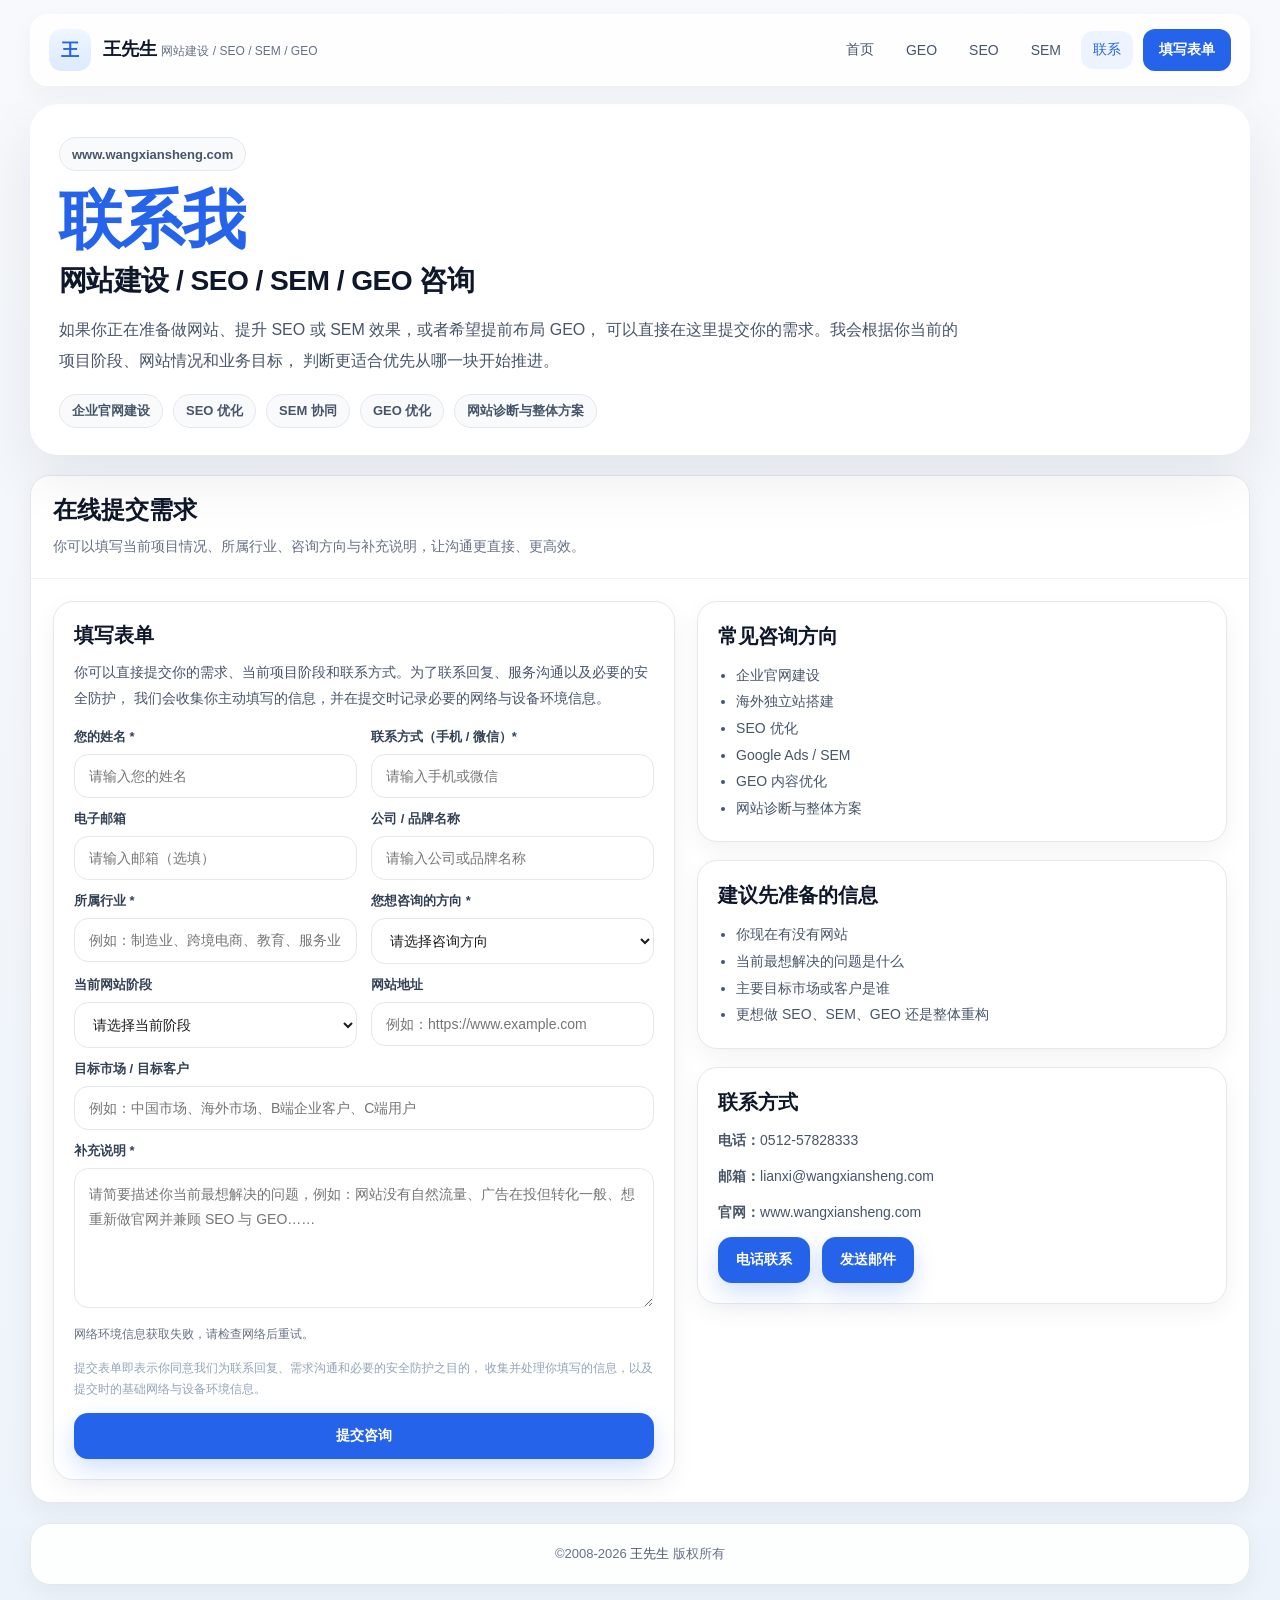
<file: lianxi.html>
<!DOCTYPE html>
<html lang="zh-CN">
<head>
  <meta charset="UTF-8" />
  <meta name="viewport" content="width=device-width, initial-scale=1.0" />

  <title>联系我 - 王先生 | 网站建设 / SEO / SEM / GEO 咨询</title>
  <meta name="description" content="联系王先生，提交网站建设、SEO、SEM、GEO 相关需求与咨询信息，获取更适合当前阶段的优化建议与合作方向。" />
  <meta name="keywords" content="联系王先生,网站建设咨询,SEO咨询,SEM咨询,GEO咨询,联系页" />
  <meta name="author" content="王先生" />
  <meta name="application-name" content="王先生" />
  <meta name="robots" content="index,follow,max-image-preview:large,max-snippet:-1,max-video-preview:-1" />
  <meta name="referrer" content="strict-origin-when-cross-origin" />
  <meta name="format-detection" content="telephone=no,email=no,address=no" />
  <meta name="theme-color" content="#2563eb" />
  <meta name="color-scheme" content="light" />
  <link rel="canonical" href="https://www.wangxiansheng.com/lianxi.html" />
  <meta property="og:type" content="website" />
  <meta property="og:locale" content="zh_CN" />
  <meta property="og:site_name" content="王先生" />
  <meta property="og:title" content="联系我 - 王先生 | 网站建设 / SEO / SEM / GEO 咨询" />
  <meta property="og:description" content="提交网站建设、SEO、SEM、GEO 相关需求与咨询信息，获取更适合当前阶段的优化建议与合作方向。" />
  <meta property="og:url" content="https://www.wangxiansheng.com/lianxi.html" />
  <meta name="twitter:card" content="summary" />
  <meta name="twitter:title" content="联系我 - 王先生 | 网站建设 / SEO / SEM / GEO 咨询" />
  <meta name="twitter:description" content="提交网站建设、SEO、SEM、GEO 相关需求与咨询信息，获取更适合当前阶段的优化建议与合作方向。" />
    <link rel="stylesheet" href="/static/style.css" />

  <script type="application/ld+json">
  { "@context":"https://schema.org", "@type":"ContactPage", "name":"联系我 - 王先生", "url":"https://www.wangxiansheng.com/lianxi.html", "description":"联系王先生，提交网站建设、SEO、SEM、GEO 相关需求与咨询信息。" }
  </script>
  <script type="application/ld+json">
  { "@context":"https://schema.org", "@type":"Person", "name":"王先生", "url":"https://www.wangxiansheng.com/", "email":"lianxi@wangxiansheng.com", "telephone":"0512-57828333", "jobTitle":"SEO / SEM / GEO / 网站建设顾问" }
  </script>
</head>
<body class="page-contact site-page contact-page">
  <div class="page">
    <header class="topbar" aria-label="顶部导航">
      <div class="topbar-inner">
        <a class="brand" href="/">
          <span class="brand-mark">王</span>
          <span class="brand-info">
            <span class="brand-title">王先生</span>
            <span class="brand-sub">网站建设 / SEO / SEM / GEO</span>
          </span>
        </a>

        <div class="nav-wrap">
          <nav class="nav" aria-label="桌面导航">
            <a href="/">首页</a>
            <a href="/geo.html">GEO</a>
            <a href="/seo.html">SEO</a>
            <a href="/sem.html">SEM</a>
            <a href="/lianxi.html" class="active">联系</a>
          </nav>

          <a class="nav-cta" href="#contact-form">填写表单</a>
          <button class="menu-toggle" id="menuToggle" type="button" aria-label="打开菜单" aria-expanded="false" aria-controls="mobileNav">☰</button>
        </div>
      </div>

      <div class="mobile-nav" id="mobileNav">
        <div class="mobile-nav-inner">
          <a href="/">首页</a>
          <a href="/geo.html">GEO 页面</a>
          <a href="/seo.html">SEO 页面</a>
          <a href="/sem.html">SEM 页面</a>
          <a href="/lianxi.html">联系我</a>
          <a href="#contact-form">填写表单</a>
        </div>
      </div>
    </header>

    <main>
      <section class="hero">
        <div class="eyebrow">www.wangxiansheng.com</div>
        <h1 class="hero-title">联系我</h1>
        <h2 class="hero-services">网站建设 / SEO / SEM / GEO 咨询</h2>
        <p class="lead">
          如果你正在准备做网站、提升 SEO 或 SEM 效果，或者希望提前布局 GEO，
          可以直接在这里提交你的需求。我会根据你当前的项目阶段、网站情况和业务目标，
          判断更适合优先从哪一块开始推进。
        </p>
        <div class="hero-tags">
          <span class="tag">企业官网建设</span>
          <span class="tag">SEO 优化</span>
          <span class="tag">SEM 协同</span>
          <span class="tag">GEO 优化</span>
          <span class="tag">网站诊断与整体方案</span>
        </div>
      </section>

      <section class="section" id="contact-form">
        <div class="card">
          <div class="section-head">
            <h2>在线提交需求</h2>
            <p>你可以填写当前项目情况、所属行业、咨询方向与补充说明，让沟通更直接、更高效。</p>
          </div>

          <div class="section-body">
            <div class="contact-layout">
              <div class="contact-main">
                <h3>填写表单</h3>
                <p>
                  你可以直接提交你的需求、当前项目阶段和联系方式。为了联系回复、服务沟通以及必要的安全防护，
                  我们会收集你主动填写的信息，并在提交时记录必要的网络与设备环境信息。
                </p>

                <form id="bizForm" class="contact-form" novalidate>
                  <div class="field-grid-2">
                    <div class="field">
                      <label for="name">您的姓名 *</label>
                      <input id="name" name="name" class="input" type="text" placeholder="请输入您的姓名" required />
                    </div>
                    <div class="field">
                      <label for="contactInfo">联系方式（手机 / 微信）*</label>
                      <input id="contactInfo" name="contactInfo" class="input" type="text" placeholder="请输入手机或微信" required />
                    </div>
                  </div>

                  <div class="field-grid-2">
                    <div class="field">
                      <label for="email">电子邮箱</label>
                      <input id="email" name="email" class="input" type="email" placeholder="请输入邮箱（选填）" />
                    </div>
                    <div class="field">
                      <label for="company">公司 / 品牌名称</label>
                      <input id="company" name="company" class="input" type="text" placeholder="请输入公司或品牌名称" />
                    </div>
                  </div>

                  <div class="field-grid-2">
                    <div class="field">
                      <label for="industry">所属行业 *</label>
                      <input id="industry" name="industry" class="input" type="text" placeholder="例如：制造业、跨境电商、教育、服务业" required />
                    </div>
                    <div class="field">
                      <label for="subject">您想咨询的方向 *</label>
                      <select id="subject" name="subject" class="select" required>
                        <option value="">请选择咨询方向</option>
                        <option value="企业官网建设">企业官网建设</option>
                        <option value="海外独立站搭建">海外独立站搭建</option>
                        <option value="SEO 优化">SEO 优化</option>
                        <option value="Google Ads / SEM">Google Ads / SEM</option>
                        <option value="GEO 内容优化">GEO 内容优化</option>
                        <option value="服务器 / 网站部署">服务器 / 网站部署</option>
                        <option value="网站诊断与整体方案">网站诊断与整体方案</option>
                        <option value="其他">其他</option>
                      </select>
                    </div>
                  </div>

                  <div class="field-grid-2">
                    <div class="field">
                      <label for="siteStage">当前网站阶段</label>
                      <select id="siteStage" name="siteStage" class="select">
                        <option value="">请选择当前阶段</option>
                        <option value="还没有网站">还没有网站</option>
                        <option value="已有官网，准备优化">已有官网，准备优化</option>
                        <option value="已有独立站，流量较少">已有独立站，流量较少</option>
                        <option value="正在投放广告，转化一般">正在投放广告，转化一般</option>
                        <option value="已有内容基础，想做 SEO / GEO">已有内容基础，想做 SEO / GEO</option>
                        <option value="项目正在规划中">项目正在规划中</option>
                      </select>
                    </div>
                    <div class="field">
                      <label for="website">网站地址</label>
                      <input id="website" name="website" class="input" type="url" placeholder="例如：https://www.example.com" />
                    </div>
                  </div>

                  <div class="field">
                    <label for="market">目标市场 / 目标客户</label>
                    <input id="market" name="market" class="input" type="text" placeholder="例如：中国市场、海外市场、B端企业客户、C端用户" />
                  </div>

                  <div class="field">
                    <label for="message">补充说明 *</label>
                    <textarea id="message" name="message" class="textarea" placeholder="请简要描述你当前最想解决的问题，例如：网站没有自然流量、广告在投但转化一般、想重新做官网并兼顾 SEO 与 GEO……" required></textarea>
                  </div>

                  <div id="ipStatus" class="ip-status">正在获取网络环境信息...</div>

                  <div class="form-note">
                    提交表单即表示你同意我们为联系回复、需求沟通和必要的安全防护之目的，
                    收集并处理你填写的信息，以及提交时的基础网络与设备环境信息。
                  </div>

                  <button type="submit" class="btn btn-primary" id="submitBtn">提交咨询</button>
                  <div id="result" class="result" aria-live="polite"></div>
                </form>
              </div>

              <div class="contact-side">
                <div class="mini-card">
                  <h3>常见咨询方向</h3>
                  <ul>
                    <li>企业官网建设</li>
                    <li>海外独立站搭建</li>
                    <li>SEO 优化</li>
                    <li>Google Ads / SEM</li>
                    <li>GEO 内容优化</li>
                    <li>网站诊断与整体方案</li>
                  </ul>
                </div>

                <div class="mini-card mt-14">
                  <h3>建议先准备的信息</h3>
                  <ul>
                    <li>你现在有没有网站</li>
                    <li>当前最想解决的问题是什么</li>
                    <li>主要目标市场或客户是谁</li>
                    <li>更想做 SEO、SEM、GEO 还是整体重构</li>
                  </ul>
                </div>

                <div class="mini-card mt-14">
                  <h3>联系方式</h3>
                  <div class="contact-meta">
                    <div class="contact-meta-item"><strong>电话：</strong><a href="tel:051257828333">0512-57828333</a></div>
                    <div class="contact-meta-item"><strong>邮箱：</strong><a href="mailto:lianxi@wangxiansheng.com">lianxi@wangxiansheng.com</a></div>
                    <div class="contact-meta-item"><strong>官网：</strong><a href="https://www.wangxiansheng.com/">www.wangxiansheng.com</a></div>
                  </div>

                  <div class="contact-links">
                    <a class="btn btn-primary" href="tel:051257828333">电话联系</a>
                    <a class="btn btn-primary" href="mailto:lianxi@wangxiansheng.com">发送邮件</a>
                  </div>
                </div>
              </div>
            </div>
          </div>
        </div>
      </section>
    </main>

    <footer class="footer">
      ©2008-<span id="year"></span> <a href="https://www.wangxiansheng.com/">王先生</a> 版权所有
    </footer>
  </div>

  <script>
    document.getElementById("year").textContent = new Date().getFullYear();

    const menuToggle = document.getElementById("menuToggle");
    const mobileNav = document.getElementById("mobileNav");

    menuToggle.addEventListener("click", function () {
      const expanded = menuToggle.getAttribute("aria-expanded") === "true";
      menuToggle.setAttribute("aria-expanded", String(!expanded));
      mobileNav.classList.toggle("show");
      menuToggle.textContent = expanded ? "☰" : "✕";
    });

    mobileNav.querySelectorAll("a").forEach(function (link) {
      link.addEventListener("click", function () {
        mobileNav.classList.remove("show");
        menuToggle.setAttribute("aria-expanded", "false");
        menuToggle.textContent = "☰";
      });
    });

    const API_URL = "https://lianxi.wangxiansheng.com/hezuo.php";
    let currentIp = "";

    const form = document.getElementById("bizForm");
    const submitBtn = document.getElementById("submitBtn");
    const resultBox = document.getElementById("result");
    const ipStatus = document.getElementById("ipStatus");

    function showResult(message, ok) {
      resultBox.style.display = "block";
      resultBox.className = "result " + (ok ? "ok" : "err");
      resultBox.textContent = message;
    }

    async function getPublicIP() {
      const endpoints = [
        "https://api64.ipify.org?format=json",
        "https://api.ipify.org?format=json"
      ];

      for (const url of endpoints) {
        try {
          const res = await fetch(url, {
            method: "GET",
            cache: "no-store"
          });
          const data = await res.json();
          if (data && data.ip) {
            return data.ip;
          }
        } catch (e) {}
      }

      throw new Error("公网 IP 获取失败");
    }

    function getBrowserInfo() {
      const nav = window.navigator || {};
      const scr = window.screen || {};
      const tz = Intl.DateTimeFormat().resolvedOptions().timeZone || "";
      const connection = nav.connection || nav.mozConnection || nav.webkitConnection || null;

      return {
        user_agent: nav.userAgent || "",
        language: nav.language || "",
        languages: Array.isArray(nav.languages) ? nav.languages.join(", ") : "",
        platform: nav.platform || "",
        cookie_enabled: typeof nav.cookieEnabled === "boolean" ? nav.cookieEnabled : "",
        do_not_track: nav.doNotTrack || window.doNotTrack || "",
        hardware_concurrency: nav.hardwareConcurrency || "",
        device_memory: nav.deviceMemory || "",
        max_touch_points: nav.maxTouchPoints || "",
        screen_width: scr.width || "",
        screen_height: scr.height || "",
        color_depth: scr.colorDepth || "",
        pixel_ratio: window.devicePixelRatio || "",
        viewport_width: window.innerWidth || "",
        viewport_height: window.innerHeight || "",
        timezone: tz,
        referrer: document.referrer || "",
        page_url: window.location.href,
        page_path: window.location.pathname,
        hostname: window.location.hostname,
        online: typeof nav.onLine === "boolean" ? nav.onLine : "",
        connection_type: connection && connection.effectiveType ? connection.effectiveType : "",
        timestamp: new Date().toISOString()
      };
    }

    async function initIP() {
      ipStatus.textContent = "正在获取网络环境信息...";
      try {
        currentIp = await getPublicIP();
        ipStatus.textContent = "网络环境校验完成，可正常提交表单。";
      } catch (err) {
        currentIp = "";
        ipStatus.textContent = "网络环境信息获取失败，请检查网络后重试。";
      }
    }

    form.addEventListener("submit", async function (e) {
      e.preventDefault();

      if (!currentIp) {
        showResult("网络环境信息尚未获取成功，暂时不能提交。", false);
        return;
      }

      const payload = {
        name: document.getElementById("name").value.trim(),
        contactInfo: document.getElementById("contactInfo").value.trim(),
        email: document.getElementById("email").value.trim(),
        company: document.getElementById("company").value.trim(),
        industry: document.getElementById("industry").value.trim(),
        subject: document.getElementById("subject").value.trim(),
        siteStage: document.getElementById("siteStage").value.trim(),
        website: document.getElementById("website").value.trim(),
        market: document.getElementById("market").value.trim(),
        message: document.getElementById("message").value.trim(),
        client_ip: currentIp,
        user_agent: navigator.userAgent || "",
        browser_info: JSON.stringify(getBrowserInfo())
      };

      if (!payload.name || !payload.contactInfo || !payload.industry || !payload.subject || !payload.message) {
        showResult("请填写所有必填字段。", false);
        return;
      }

      submitBtn.disabled = true;
      submitBtn.textContent = "提交中...";

      try {
        const res = await fetch(API_URL, {
          method: "POST",
          headers: {
            "Content-Type": "application/json"
          },
          body: JSON.stringify(payload)
        });

        const text = await res.text();
        let data;

        try {
          data = JSON.parse(text);
        } catch (e) {
          showResult("提交失败，请稍后重试。", false);
          return;
        }

        if (res.ok && data.success === true) {
          showResult(data.message || "提交成功，我们会尽快与您联系。", true);
          form.reset();
        } else {
          showResult(data.message || "提交失败，请稍后再试。", false);
        }
      } catch (err) {
        showResult("请求失败：" + err.message, false);
      } finally {
        submitBtn.disabled = false;
        submitBtn.textContent = "提交咨询";
      }
    });

    initIP();
  </script>
</body>
</html>
</file>
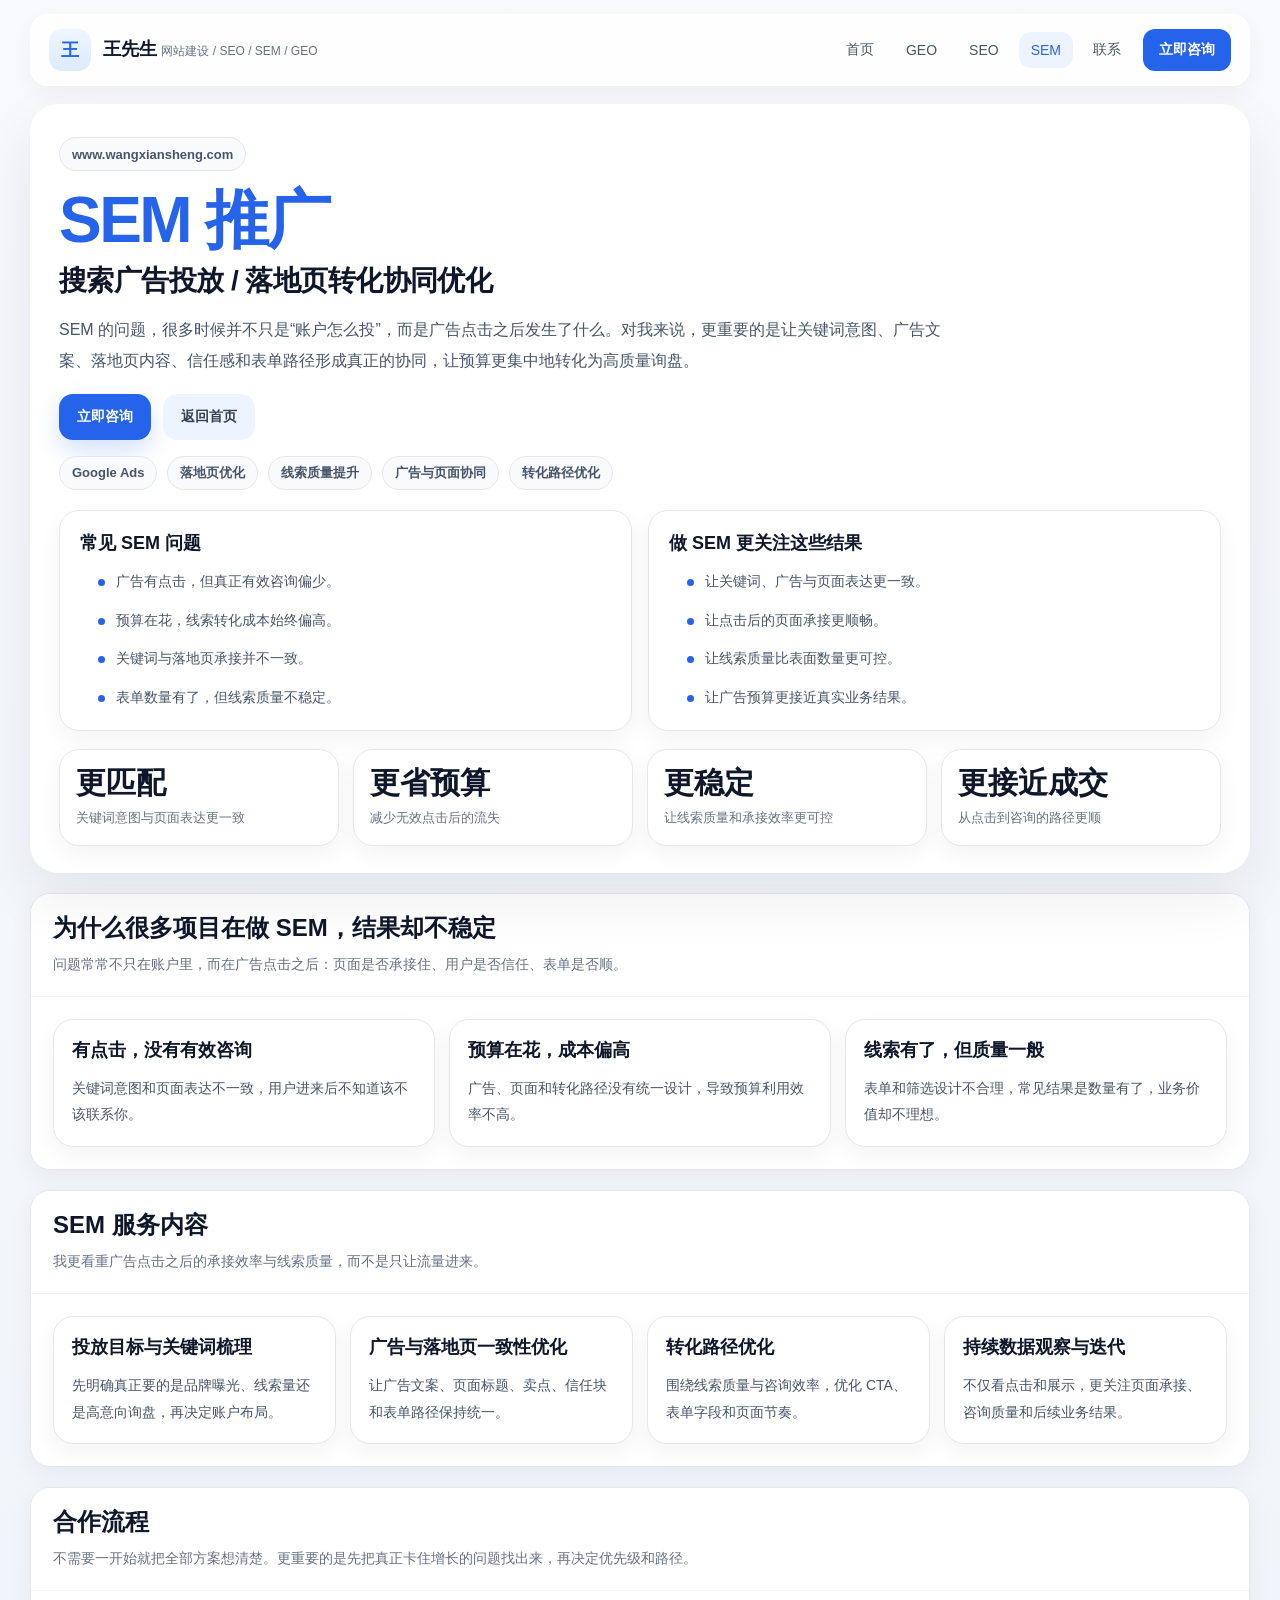
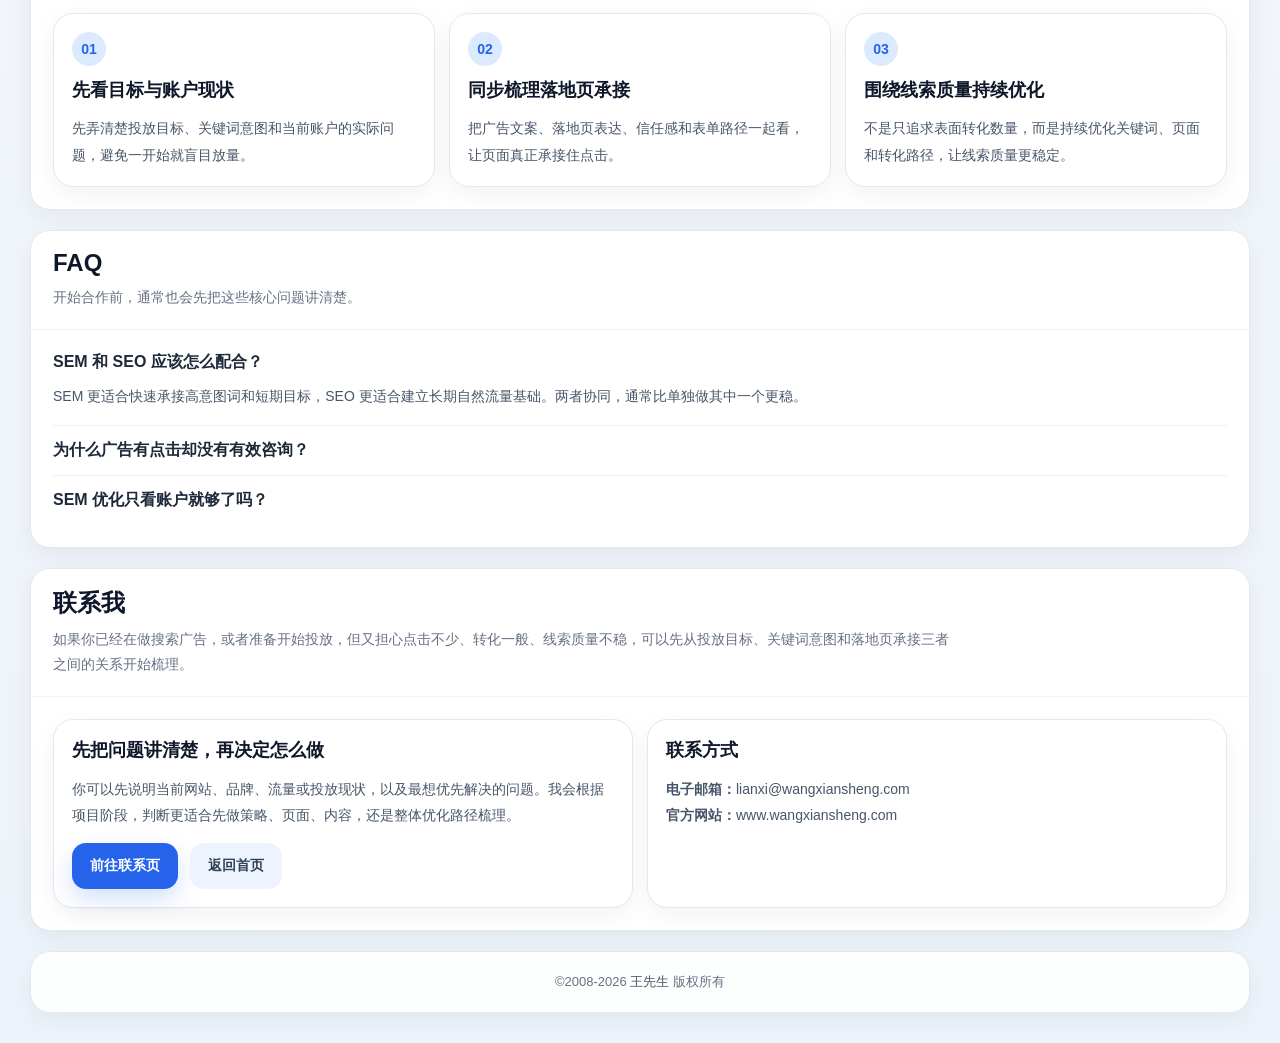
<file: sem.html>
<!DOCTYPE html>
<html lang="zh-CN">
<head>
<meta charset="UTF-8" />
<meta name="viewport" content="width=device-width, initial-scale=1.0" />
<title>SEM 推广 - 王先生 | 搜索广告与落地页转化优化</title>
<meta name="description" content="王先生提供 SEM 推广与落地页协同优化服务，帮助企业提升广告承接效率、优化线索质量，并让投放预算更稳定地转化为业务结果。" />
<meta name="keywords" content="王先生,SEM 推广,搜索广告投放 / 落地页转化协同优化,www.wxsw.com" />
<meta name="author" content="王先生" />
<meta name="robots" content="index,follow,max-image-preview:large,max-snippet:-1,max-video-preview:-1" />
<meta name="theme-color" content="#2563eb" />
<link rel="canonical" href="https://www.wxsw.com/sem.html" />
  <link rel="stylesheet" href="/static/style.css" />

<script type="application/ld+json">{"@context":"https://schema.org","@type":"WebPage","name":"SEM 推广 - 王先生 | 搜索广告与落地页转化优化","url":"https://www.wxsw.com/sem.html","description":"王先生提供 SEM 推广与落地页协同优化服务，帮助企业提升广告承接效率、优化线索质量，并让投放预算更稳定地转化为业务结果。"}</script>
<script type="application/ld+json">{"@context":"https://schema.org","@type":"FAQPage","mainEntity":[{"@type":"Question","name":"SEM 和 SEO 应该怎么配合？","acceptedAnswer":{"@type":"Answer","text":"SEM 更适合快速承接高意图词和短期目标，SEO 更适合建立长期自然流量基础。两者协同，通常比单独做其中一个更稳。"}},
{"@type":"Question","name":"为什么广告有点击却没有有效咨询？","acceptedAnswer":{"@type":"Answer","text":"问题常常不只是账户设置，还可能出在关键词意图、广告承诺、落地页表达、信任感和表单路径之间没有形成一致性。"}},
{"@type":"Question","name":"SEM 优化只看账户就够了吗？","acceptedAnswer":{"@type":"Answer","text":"不够。很多转化问题其实发生在页面里。真正有效的 SEM 协同优化，需要把广告和落地页当成一个整体来看。"}}]}</script>
</head>
<body class="page-sem site-page service-page">
<div class="page">
<header class="topbar" aria-label="顶部导航">
  <div class="topbar-inner">
    <a class="brand" href="/">
      <span class="brand-mark">王</span>
      <span class="brand-info">
        <span class="brand-title">王先生</span>
        <span class="brand-sub">网站建设 / SEO / SEM / GEO</span>
      </span>
    </a>

    <div class="nav-wrap">
      <nav class="nav" aria-label="桌面导航">
        <a href="/" class="">首页</a>
        <a href="/geo.html" class="">GEO</a>
        <a href="/seo.html" class="">SEO</a>
        <a href="/sem.html" class="active">SEM</a>
        <a href="/lianxi.html" class="">联系</a>
      </nav>

      <a class="nav-cta" href="/lianxi.html">立即咨询</a>
      <button class="menu-toggle" id="menuToggle" type="button" aria-label="打开菜单" aria-expanded="false" aria-controls="mobileNav">☰</button>
    </div>
  </div>

  <div class="mobile-nav" id="mobileNav">
    <div class="mobile-nav-inner">
      <a href="/">首页</a>
      <a href="/geo.html">GEO</a>
      <a href="/seo.html">SEO</a>
      <a href="/sem.html">SEM</a>
      <a href="/lianxi.html">联系我</a>
      <a href="/lianxi.html">立即咨询</a>
    </div>
  </div>
</header>

<main>
<section class="hero">
  <div class="eyebrow">www.wangxiansheng.com</div>
  <h1 class="hero-title">SEM 推广</h1>
  <h2 class="hero-services">搜索广告投放 / 落地页转化协同优化</h2>
  <p class="lead">SEM 的问题，很多时候并不只是“账户怎么投”，而是广告点击之后发生了什么。对我来说，更重要的是让关键词意图、广告文案、落地页内容、信任感和表单路径形成真正的协同，让预算更集中地转化为高质量询盘。</p>
  <div class="hero-actions">
    <a class="btn btn-primary" href="/lianxi.html">立即咨询</a>
    <a class="btn btn-light" href="https://www.wxsw.com/">返回首页</a>
  </div>
  <div class="hero-tags"><span class="tag">Google Ads</span><span class="tag">落地页优化</span><span class="tag">线索质量提升</span><span class="tag">广告与页面协同</span><span class="tag">转化路径优化</span></div>
  <div class="hero-summary">
    <div class="summary-card panel">
      <h3>常见 SEM 问题</h3>
      <ul class="summary-list"><li>广告有点击，但真正有效咨询偏少。</li><li>预算在花，线索转化成本始终偏高。</li><li>关键词与落地页承接并不一致。</li><li>表单数量有了，但线索质量不稳定。</li></ul>
    </div>
    <div class="summary-card panel">
      <h3>做 SEM 更关注这些结果</h3>
      <ul class="summary-list"><li>让关键词、广告与页面表达更一致。</li><li>让点击后的页面承接更顺畅。</li><li>让线索质量比表面数量更可控。</li><li>让广告预算更接近真实业务结果。</li></ul>
    </div>
  </div>
  <div class="metrics"><div class="metric"><div class="metric-num">更匹配</div><div class="metric-text">关键词意图与页面表达更一致</div></div><div class="metric"><div class="metric-num">更省预算</div><div class="metric-text">减少无效点击后的流失</div></div><div class="metric"><div class="metric-num">更稳定</div><div class="metric-text">让线索质量和承接效率更可控</div></div><div class="metric"><div class="metric-num">更接近成交</div><div class="metric-text">从点击到咨询的路径更顺</div></div></div>
</section>

<section class="section" id="sem-problems"><div class="card"><div class="section-head"><h2>为什么很多项目在做 SEM，结果却不稳定</h2><p>问题常常不只在账户里，而在广告点击之后：页面是否承接住、用户是否信任、表单是否顺。</p></div><div class="section-body"><div class="grid-3"><article class="mini-card"><h3>有点击，没有有效咨询</h3><p>关键词意图和页面表达不一致，用户进来后不知道该不该联系你。</p></article><article class="mini-card"><h3>预算在花，成本偏高</h3><p>广告、页面和转化路径没有统一设计，导致预算利用效率不高。</p></article><article class="mini-card"><h3>线索有了，但质量一般</h3><p>表单和筛选设计不合理，常见结果是数量有了，业务价值却不理想。</p></article></div></div></div></section><section class="section" id="sem-services"><div class="card"><div class="section-head"><h2>SEM 服务内容</h2><p>我更看重广告点击之后的承接效率与线索质量，而不是只让流量进来。</p></div><div class="section-body"><div class="grid-4"><article class="mini-card"><h3>投放目标与关键词梳理</h3><p>先明确真正要的是品牌曝光、线索量还是高意向询盘，再决定账户布局。</p></article><article class="mini-card"><h3>广告与落地页一致性优化</h3><p>让广告文案、页面标题、卖点、信任块和表单路径保持统一。</p></article><article class="mini-card"><h3>转化路径优化</h3><p>围绕线索质量与咨询效率，优化 CTA、表单字段和页面节奏。</p></article><article class="mini-card"><h3>持续数据观察与迭代</h3><p>不仅看点击和展示，更关注页面承接、咨询质量和后续业务结果。</p></article></div></div></div></section>

<section class="section" id="process">
  <div class="card">
    <div class="section-head">
      <h2>合作流程</h2>
      <p>不需要一开始就把全部方案想清楚。更重要的是先把真正卡住增长的问题找出来，再决定优先级和路径。</p>
    </div>
    <div class="section-body">
      <div class="process-grid"><div class="mini-card"><div class="step-no">01</div><h3>先看目标与账户现状</h3><p>先弄清楚投放目标、关键词意图和当前账户的实际问题，避免一开始就盲目放量。</p></div><div class="mini-card"><div class="step-no">02</div><h3>同步梳理落地页承接</h3><p>把广告文案、落地页表达、信任感和表单路径一起看，让页面真正承接住点击。</p></div><div class="mini-card"><div class="step-no">03</div><h3>围绕线索质量持续优化</h3><p>不是只追求表面转化数量，而是持续优化关键词、页面和转化路径，让线索质量更稳定。</p></div></div>
    </div>
  </div>
</section>

<section class="section" id="faq">
  <div class="card">
    <div class="section-head">
      <h2>FAQ</h2>
      <p>开始合作前，通常也会先把这些核心问题讲清楚。</p>
    </div>
    <div class="section-body faq"><details open><summary>SEM 和 SEO 应该怎么配合？</summary><div class="answer">SEM 更适合快速承接高意图词和短期目标，SEO 更适合建立长期自然流量基础。两者协同，通常比单独做其中一个更稳。</div></details><details ><summary>为什么广告有点击却没有有效咨询？</summary><div class="answer">问题常常不只是账户设置，还可能出在关键词意图、广告承诺、落地页表达、信任感和表单路径之间没有形成一致性。</div></details><details ><summary>SEM 优化只看账户就够了吗？</summary><div class="answer">不够。很多转化问题其实发生在页面里。真正有效的 SEM 协同优化，需要把广告和落地页当成一个整体来看。</div></details></div>
  </div>
</section>

<section class="section" id="contact">
  <div class="card">
    <div class="section-head">
      <h2>联系我</h2>
      <p>如果你已经在做搜索广告，或者准备开始投放，但又担心点击不少、转化一般、线索质量不稳，可以先从投放目标、关键词意图和落地页承接三者之间的关系开始梳理。</p>
    </div>
    <div class="section-body">
      <div class="cta-grid">
        <div class="cta-card panel">
          <h3>先把问题讲清楚，再决定怎么做</h3>
          <p>你可以先说明当前网站、品牌、流量或投放现状，以及最想优先解决的问题。我会根据项目阶段，判断更适合先做策略、页面、内容，还是整体优化路径梳理。</p>
          <div class="cta-actions mt-14">
            <a class="btn btn-primary" href="/lianxi.html">前往联系页</a>
            <a class="btn btn-light" href="https://www.wxsw.com/">返回首页</a>
          </div>
        </div>
        <div class="cta-card panel">
          <h3>联系方式</h3>
          <p><strong>电子邮箱：</strong><a href="mailto:lianxi@wangxiansheng.com">lianxi@wangxiansheng.com</a></p>
          <p><strong>官方网站：</strong><a href="https://www.wangxiansheng.com/">www.wangxiansheng.com</a></p>
        </div>
      </div>
    </div>
  </div>
</section>
</main>

<footer class="footer">©2008-<span id="year"></span> <a href="https://www.wxsw.com/">王先生</a> 版权所有</footer>
</div>

<script>
document.getElementById("year").textContent = new Date().getFullYear();
const menuToggle = document.getElementById("menuToggle");
const mobileNav = document.getElementById("mobileNav");
menuToggle.addEventListener("click", function () {
  const expanded = menuToggle.getAttribute("aria-expanded") === "true";
  menuToggle.setAttribute("aria-expanded", String(!expanded));
  mobileNav.classList.toggle("show");
  menuToggle.textContent = expanded ? "☰" : "✕";
});
mobileNav.querySelectorAll("a").forEach(function (link) {
  link.addEventListener("click", function () {
    mobileNav.classList.remove("show");
    menuToggle.setAttribute("aria-expanded", "false");
    menuToggle.textContent = "☰";
  });
});
</script>

</body>
</html>
</file>
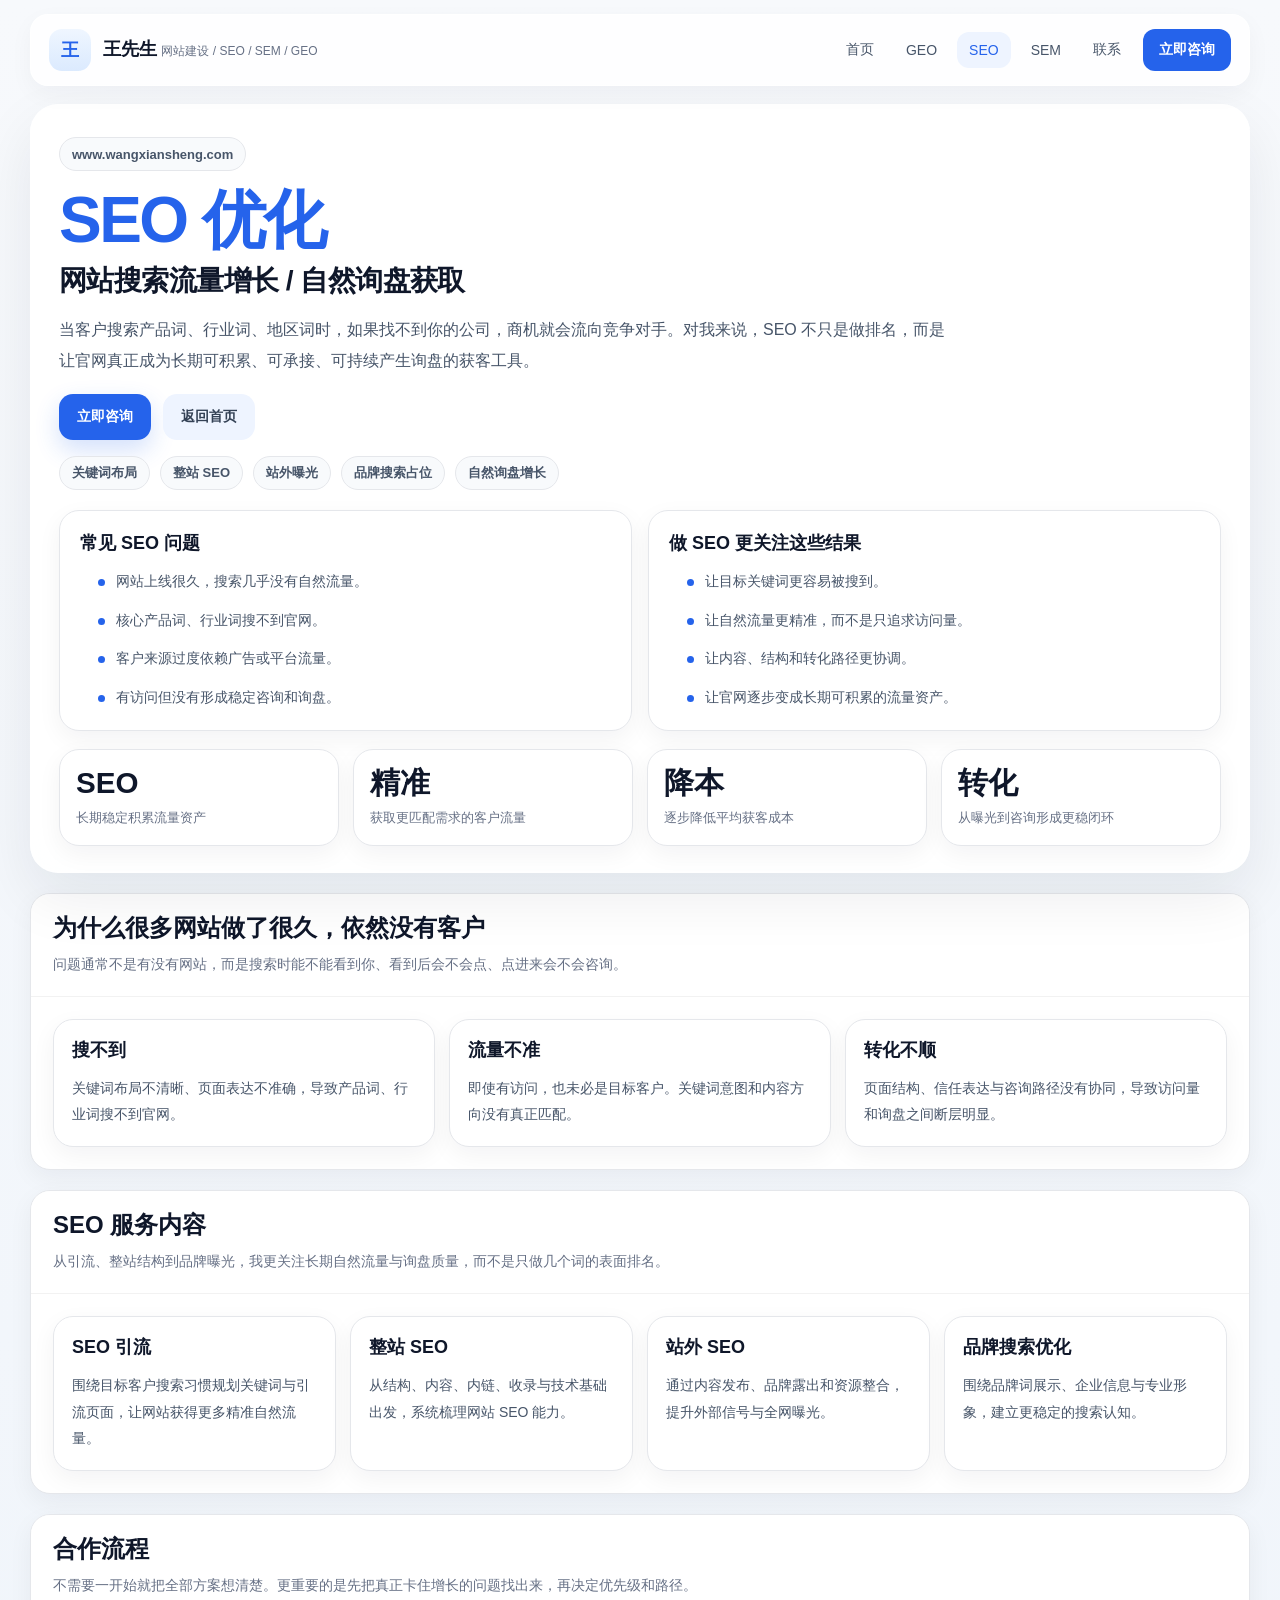
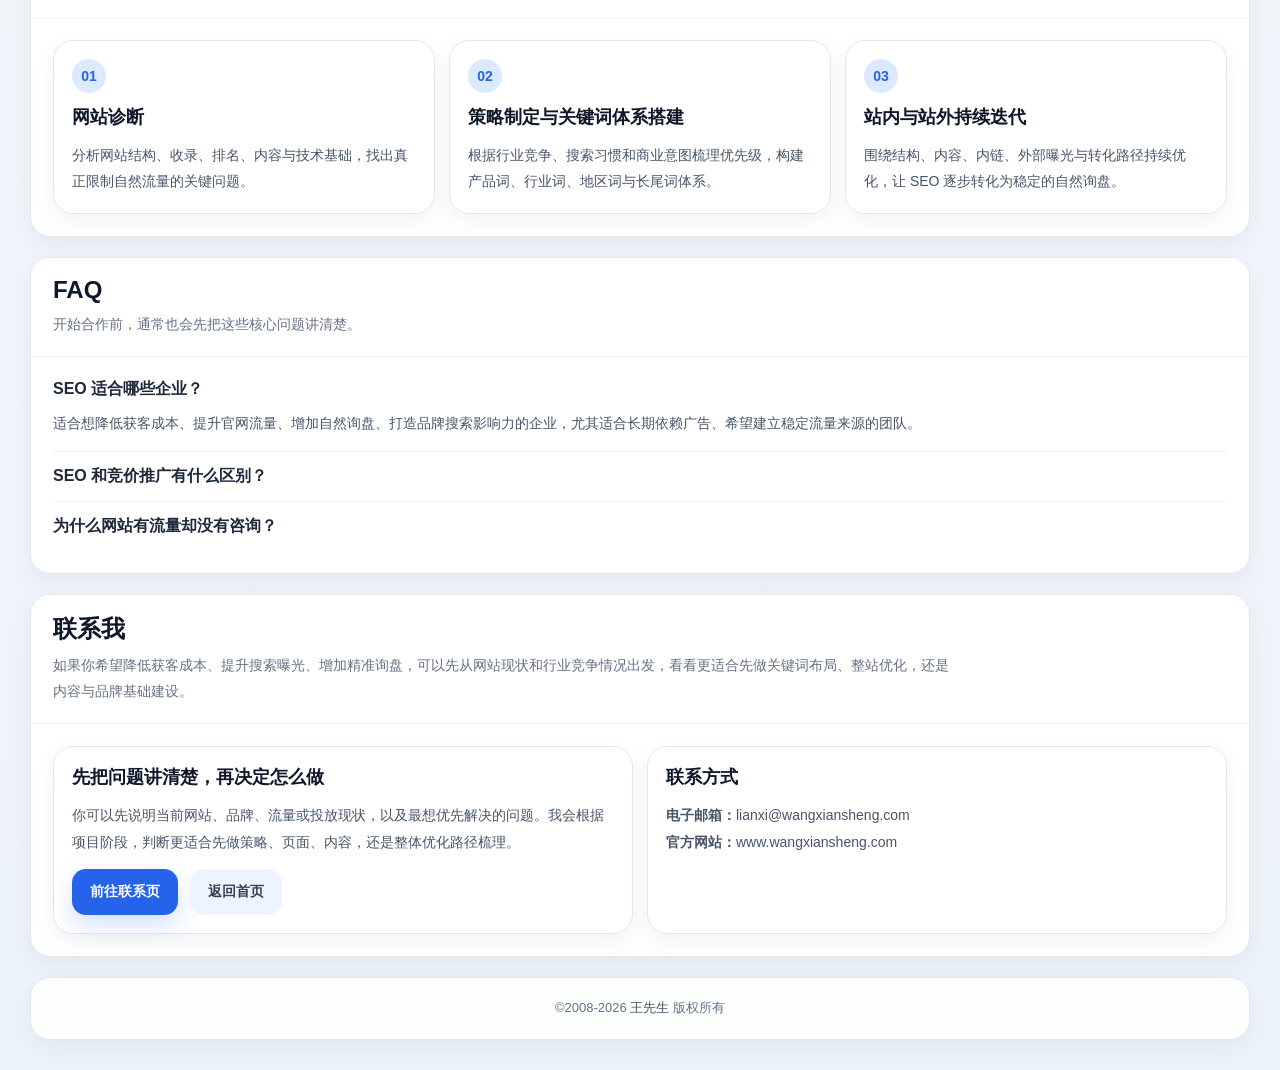
<file: seo.html>
<!DOCTYPE html>
<html lang="zh-CN">
<head>
<meta charset="UTF-8" />
<meta name="viewport" content="width=device-width, initial-scale=1.0" />
<title>SEO 优化 - 王先生 | 网站搜索流量与自然询盘增长</title>
<meta name="description" content="王先生提供 SEO 优化服务，帮助企业提升官网关键词排名、自然流量与精准询盘，逐步降低对单一推广渠道的依赖。" />
<meta name="keywords" content="王先生,SEO 优化,网站搜索流量增长 / 自然询盘获取,www.wxsw.com" />
<meta name="author" content="王先生" />
<meta name="robots" content="index,follow,max-image-preview:large,max-snippet:-1,max-video-preview:-1" />
<meta name="theme-color" content="#2563eb" />
<link rel="canonical" href="https://www.wxsw.com/seo.html" />
  <link rel="stylesheet" href="/static/style.css" />

<script type="application/ld+json">{"@context":"https://schema.org","@type":"WebPage","name":"SEO 优化 - 王先生 | 网站搜索流量与自然询盘增长","url":"https://www.wxsw.com/seo.html","description":"王先生提供 SEO 优化服务，帮助企业提升官网关键词排名、自然流量与精准询盘，逐步降低对单一推广渠道的依赖。"}</script>
<script type="application/ld+json">{"@context":"https://schema.org","@type":"FAQPage","mainEntity":[{"@type":"Question","name":"SEO 适合哪些企业？","acceptedAnswer":{"@type":"Answer","text":"适合想降低获客成本、提升官网流量、增加自然询盘、打造品牌搜索影响力的企业，尤其适合长期依赖广告、希望建立稳定流量来源的团队。"}},
{"@type":"Question","name":"SEO 和竞价推广有什么区别？","acceptedAnswer":{"@type":"Answer","text":"竞价更偏即时买流量，预算一停流量就停；SEO 更偏长期积累，通过持续优化排名和内容结构，逐步获得更稳定的自然流量。"}},
{"@type":"Question","name":"为什么网站有流量却没有咨询？","acceptedAnswer":{"@type":"Answer","text":"可能是流量不精准，也可能是页面内容、信任背书和转化引导不到位。SEO 不只看排名，也必须看访问质量和页面承接能力。"}}]}</script>
</head>
<body class="page-seo site-page service-page">
<div class="page">
<header class="topbar" aria-label="顶部导航">
  <div class="topbar-inner">
    <a class="brand" href="/">
      <span class="brand-mark">王</span>
      <span class="brand-info">
        <span class="brand-title">王先生</span>
        <span class="brand-sub">网站建设 / SEO / SEM / GEO</span>
      </span>
    </a>

    <div class="nav-wrap">
      <nav class="nav" aria-label="桌面导航">
        <a href="/" class="">首页</a>
        <a href="/geo.html" class="">GEO</a>
        <a href="/seo.html" class="active">SEO</a>
        <a href="/sem.html" class="">SEM</a>
        <a href="/lianxi.html" class="">联系</a>
      </nav>

      <a class="nav-cta" href="/lianxi.html">立即咨询</a>
      <button class="menu-toggle" id="menuToggle" type="button" aria-label="打开菜单" aria-expanded="false" aria-controls="mobileNav">☰</button>
    </div>
  </div>

  <div class="mobile-nav" id="mobileNav">
    <div class="mobile-nav-inner">
      <a href="/">首页</a>
      <a href="/geo.html">GEO</a>
      <a href="/seo.html">SEO</a>
      <a href="/sem.html">SEM</a>
      <a href="/lianxi.html">联系我</a>
      <a href="/lianxi.html">立即咨询</a>
    </div>
  </div>
</header>

<main>
<section class="hero">
  <div class="eyebrow">www.wangxiansheng.com</div>
  <h1 class="hero-title">SEO 优化</h1>
  <h2 class="hero-services">网站搜索流量增长 / 自然询盘获取</h2>
  <p class="lead">当客户搜索产品词、行业词、地区词时，如果找不到你的公司，商机就会流向竞争对手。对我来说，SEO 不只是做排名，而是让官网真正成为长期可积累、可承接、可持续产生询盘的获客工具。</p>
  <div class="hero-actions">
    <a class="btn btn-primary" href="/lianxi.html">立即咨询</a>
    <a class="btn btn-light" href="https://www.wxsw.com/">返回首页</a>
  </div>
  <div class="hero-tags"><span class="tag">关键词布局</span><span class="tag">整站 SEO</span><span class="tag">站外曝光</span><span class="tag">品牌搜索占位</span><span class="tag">自然询盘增长</span></div>
  <div class="hero-summary">
    <div class="summary-card panel">
      <h3>常见 SEO 问题</h3>
      <ul class="summary-list"><li>网站上线很久，搜索几乎没有自然流量。</li><li>核心产品词、行业词搜不到官网。</li><li>客户来源过度依赖广告或平台流量。</li><li>有访问但没有形成稳定咨询和询盘。</li></ul>
    </div>
    <div class="summary-card panel">
      <h3>做 SEO 更关注这些结果</h3>
      <ul class="summary-list"><li>让目标关键词更容易被搜到。</li><li>让自然流量更精准，而不是只追求访问量。</li><li>让内容、结构和转化路径更协调。</li><li>让官网逐步变成长期可积累的流量资产。</li></ul>
    </div>
  </div>
  <div class="metrics"><div class="metric"><div class="metric-num">SEO</div><div class="metric-text">长期稳定积累流量资产</div></div><div class="metric"><div class="metric-num">精准</div><div class="metric-text">获取更匹配需求的客户流量</div></div><div class="metric"><div class="metric-num">降本</div><div class="metric-text">逐步降低平均获客成本</div></div><div class="metric"><div class="metric-num">转化</div><div class="metric-text">从曝光到咨询形成更稳闭环</div></div></div>
</section>

<section class="section" id="seo-problems"><div class="card"><div class="section-head"><h2>为什么很多网站做了很久，依然没有客户</h2><p>问题通常不是有没有网站，而是搜索时能不能看到你、看到后会不会点、点进来会不会咨询。</p></div><div class="section-body"><div class="grid-3"><article class="mini-card"><h3>搜不到</h3><p>关键词布局不清晰、页面表达不准确，导致产品词、行业词搜不到官网。</p></article><article class="mini-card"><h3>流量不准</h3><p>即使有访问，也未必是目标客户。关键词意图和内容方向没有真正匹配。</p></article><article class="mini-card"><h3>转化不顺</h3><p>页面结构、信任表达与咨询路径没有协同，导致访问量和询盘之间断层明显。</p></article></div></div></div></section><section class="section" id="seo-services"><div class="card"><div class="section-head"><h2>SEO 服务内容</h2><p>从引流、整站结构到品牌曝光，我更关注长期自然流量与询盘质量，而不是只做几个词的表面排名。</p></div><div class="section-body"><div class="grid-4"><article class="mini-card"><h3>SEO 引流</h3><p>围绕目标客户搜索习惯规划关键词与引流页面，让网站获得更多精准自然流量。</p></article><article class="mini-card"><h3>整站 SEO</h3><p>从结构、内容、内链、收录与技术基础出发，系统梳理网站 SEO 能力。</p></article><article class="mini-card"><h3>站外 SEO</h3><p>通过内容发布、品牌露出和资源整合，提升外部信号与全网曝光。</p></article><article class="mini-card"><h3>品牌搜索优化</h3><p>围绕品牌词展示、企业信息与专业形象，建立更稳定的搜索认知。</p></article></div></div></div></section>

<section class="section" id="process">
  <div class="card">
    <div class="section-head">
      <h2>合作流程</h2>
      <p>不需要一开始就把全部方案想清楚。更重要的是先把真正卡住增长的问题找出来，再决定优先级和路径。</p>
    </div>
    <div class="section-body">
      <div class="process-grid"><div class="mini-card"><div class="step-no">01</div><h3>网站诊断</h3><p>分析网站结构、收录、排名、内容与技术基础，找出真正限制自然流量的关键问题。</p></div><div class="mini-card"><div class="step-no">02</div><h3>策略制定与关键词体系搭建</h3><p>根据行业竞争、搜索习惯和商业意图梳理优先级，构建产品词、行业词、地区词与长尾词体系。</p></div><div class="mini-card"><div class="step-no">03</div><h3>站内与站外持续迭代</h3><p>围绕结构、内容、内链、外部曝光与转化路径持续优化，让 SEO 逐步转化为稳定的自然询盘。</p></div></div>
    </div>
  </div>
</section>

<section class="section" id="faq">
  <div class="card">
    <div class="section-head">
      <h2>FAQ</h2>
      <p>开始合作前，通常也会先把这些核心问题讲清楚。</p>
    </div>
    <div class="section-body faq"><details open><summary>SEO 适合哪些企业？</summary><div class="answer">适合想降低获客成本、提升官网流量、增加自然询盘、打造品牌搜索影响力的企业，尤其适合长期依赖广告、希望建立稳定流量来源的团队。</div></details><details ><summary>SEO 和竞价推广有什么区别？</summary><div class="answer">竞价更偏即时买流量，预算一停流量就停；SEO 更偏长期积累，通过持续优化排名和内容结构，逐步获得更稳定的自然流量。</div></details><details ><summary>为什么网站有流量却没有咨询？</summary><div class="answer">可能是流量不精准，也可能是页面内容、信任背书和转化引导不到位。SEO 不只看排名，也必须看访问质量和页面承接能力。</div></details></div>
  </div>
</section>

<section class="section" id="contact">
  <div class="card">
    <div class="section-head">
      <h2>联系我</h2>
      <p>如果你希望降低获客成本、提升搜索曝光、增加精准询盘，可以先从网站现状和行业竞争情况出发，看看更适合先做关键词布局、整站优化，还是内容与品牌基础建设。</p>
    </div>
    <div class="section-body">
      <div class="cta-grid">
        <div class="cta-card panel">
          <h3>先把问题讲清楚，再决定怎么做</h3>
          <p>你可以先说明当前网站、品牌、流量或投放现状，以及最想优先解决的问题。我会根据项目阶段，判断更适合先做策略、页面、内容，还是整体优化路径梳理。</p>
          <div class="cta-actions mt-14">
            <a class="btn btn-primary" href="/lianxi.html">前往联系页</a>
            <a class="btn btn-light" href="https://www.wxsw.com/">返回首页</a>
          </div>
        </div>
        <div class="cta-card panel">
          <h3>联系方式</h3>
          <p><strong>电子邮箱：</strong><a href="mailto:lianxi@wangxiansheng.com">lianxi@wangxiansheng.com</a></p>
          <p><strong>官方网站：</strong><a href="https://www.wangxiansheng.com/">www.wangxiansheng.com</a></p>
        </div>
      </div>
    </div>
  </div>
</section>
</main>

<footer class="footer">©2008-<span id="year"></span> <a href="https://www.wxsw.com/">王先生</a> 版权所有</footer>
</div>

<script>
document.getElementById("year").textContent = new Date().getFullYear();
const menuToggle = document.getElementById("menuToggle");
const mobileNav = document.getElementById("mobileNav");
menuToggle.addEventListener("click", function () {
  const expanded = menuToggle.getAttribute("aria-expanded") === "true";
  menuToggle.setAttribute("aria-expanded", String(!expanded));
  mobileNav.classList.toggle("show");
  menuToggle.textContent = expanded ? "☰" : "✕";
});
mobileNav.querySelectorAll("a").forEach(function (link) {
  link.addEventListener("click", function () {
    mobileNav.classList.remove("show");
    menuToggle.setAttribute("aria-expanded", "false");
    menuToggle.textContent = "☰";
  });
});
</script>

</body>
</html>
</file>
<file: static/style.css>
/* ===== Base ===== */
:root{
  --font-sans:-apple-system,BlinkMacSystemFont,"SF Pro Text","PingFang SC","Microsoft YaHei","Helvetica Neue",Arial,sans-serif;
  --bg1:#f7f9fc;
  --bg2:#edf3fa;
  --card:rgba(255,255,255,.92);
  --card-solid:#fff;
  --text:#1d1d1f;
  --sub:#667085;
  --muted:#94a3b8;
  --primary:#2563eb;
  --primary-hover:#1d4ed8;
  --light:#eef4ff;
  --light-hover:#e2ebff;
  --border:#e5e7eb;
  --shadow:0 24px 60px rgba(15,23,42,.08);
  --shadow-soft:0 8px 24px rgba(15,23,42,.05);
  --success:#16a34a;
  --danger:#dc2626;
  --maxw:1220px;
  --radius-xl:28px;
  --radius-lg:20px;
  --radius-md:14px;
  --glass-border:1px solid rgba(255,255,255,.62);
}

html{scroll-behavior:smooth}
html,body{min-height:100%}

*,
*::before,
*::after{box-sizing:border-box}

body,
h1,
h2,
h3,
p,
ul,
ol{margin:0}

ul,
ol{padding:0}

body{
  font-family:var(--font-sans);
  color:var(--text);
  -webkit-font-smoothing:antialiased;
  margin:0;
}

a{
  color:inherit;
  text-decoration:none;
}

img{
  display:block;
  max-width:100%;
}

button,
input,
select,
textarea{
  font:inherit;
}

.mt-14{margin-top:14px}

/* 修复 hero-summary 双栏布局 */
.site-page .hero-summary{
  display:grid;
}

.home-page .hero-summary{
  grid-template-columns:1.2fr .8fr;
  gap:14px;
  margin-top:18px;
}

.service-page .hero-summary{
  grid-template-columns:repeat(2,minmax(0,1fr));
  gap:16px;
  margin-top:20px;
  align-items:stretch;
}

/* 恢复联系按钮区留白 */
.home-page .contact-links,
.contact-page .contact-links{
  margin-top:12px;
}

/* ===== Shared site pages: home / contact / geo / seo / sem ===== */
.site-page{
  min-height:100%;
  background:linear-gradient(180deg,var(--bg1) 0%,var(--bg2) 100%);
  padding:14px 10px 30px;
}

.site-page .page{
  width:min(var(--maxw),100%);
  margin:0 auto;
}

.site-page .topbar{
  position:sticky;
  top:12px;
  z-index:50;
  margin-bottom:18px;
  background:rgba(255,255,255,.82);
  backdrop-filter:blur(18px);
  -webkit-backdrop-filter:blur(18px);
  border:var(--glass-border);
  border-radius:18px;
  box-shadow:0 8px 24px rgba(15,23,42,.04);
}

.site-page .topbar-inner{
  min-height:70px;
  padding:12px 18px;
  display:flex;
  align-items:center;
  justify-content:space-between;
  gap:16px;
}

.site-page .brand{
  display:flex;
  align-items:center;
  gap:12px;
  min-width:0;
}

.site-page .brand-info{min-width:0}

.site-page .brand-mark{
  width:42px;
  height:42px;
  flex-shrink:0;
  display:inline-flex;
  align-items:center;
  justify-content:center;
  border-radius:13px;
  background:linear-gradient(180deg,#eff6ff 0%,#dbeafe 100%);
  color:var(--primary);
  font-size:18px;
  font-weight:800;
}

.site-page .brand-title{
  color:#0f172a;
  font-size:18px;
  font-weight:800;
  line-height:1.2;
}

.site-page .brand-sub{
  margin-top:2px;
  color:var(--sub);
  font-size:12px;
  line-height:1.5;
  white-space:nowrap;
}

.site-page .nav-wrap{
  display:flex;
  align-items:center;
  gap:10px;
}

.site-page .nav{
  display:flex;
  align-items:center;
  gap:8px;
  flex-wrap:wrap;
}

.site-page .nav a{
  padding:10px 12px;
  border-radius:12px;
  color:#475569;
  font-size:14px;
  transition:background-color .2s ease,color .2s ease,transform .2s ease;
}

.site-page .nav a:hover,
.site-page .nav a.active{
  background:var(--light);
  color:var(--primary);
}

.site-page .nav-cta,
.site-page .btn,
.error-page .btn{
  display:inline-flex;
  align-items:center;
  justify-content:center;
  border:none;
  transition:background-color .2s ease,color .2s ease,transform .2s ease,box-shadow .2s ease;
}

.site-page .nav-cta{
  min-height:42px;
  padding:0 16px;
  border-radius:12px;
  background:var(--primary);
  color:#fff;
  font-size:14px;
  font-weight:700;
}

.site-page .nav-cta:hover{
  background:var(--primary-hover);
  transform:translateY(-1px);
}

.site-page .menu-toggle{
  display:none;
  width:42px;
  height:42px;
  border:1px solid var(--border);
  border-radius:12px;
  background:#fff;
  color:#334155;
  cursor:pointer;
  align-items:center;
  justify-content:center;
  font-size:20px;
  line-height:1;
}

.site-page .mobile-nav{
  display:none;
  padding:0 14px 14px;
}

.site-page .mobile-nav.show{display:block}

.site-page .mobile-nav-inner{
  display:grid;
  gap:8px;
  padding-top:12px;
  border-top:1px solid rgba(0,0,0,.05);
}

.site-page .mobile-nav a{
  padding:12px 14px;
  border:1px solid var(--border);
  border-radius:12px;
  background:#fff;
  color:#475569;
  font-size:14px;
  font-weight:600;
}

.site-page .mobile-nav a:last-child{
  background:var(--primary);
  border-color:var(--primary);
  color:#fff;
}

.site-page .hero{
  margin-bottom:20px;
  padding:32px 28px 26px;
  border:var(--glass-border);
  border-radius:var(--radius-xl);
  background:var(--card);
  box-shadow:var(--shadow);
  backdrop-filter:blur(18px);
  -webkit-backdrop-filter:blur(18px);
}

.site-page .eyebrow,
.error-page .eyebrow,
.site-page .tag{
  display:inline-flex;
  align-items:center;
  min-height:34px;
  padding:0 12px;
  border:1px solid var(--border);
  border-radius:999px;
  background:#f8fafc;
  color:#475569;
  font-size:13px;
  font-weight:700;
}

.site-page .eyebrow,
.error-page .eyebrow{margin-bottom:16px}

.site-page .hero-title{
  margin-bottom:8px;
  color:var(--primary);
  font-size:clamp(2.3rem,5vw,4.4rem);
  font-weight:900;
  line-height:1.04;
  letter-spacing:-.04em;
}

.site-page .hero-services{
  margin-bottom:14px;
  color:#0f172a;
  font-size:clamp(1.1rem,2.2vw,2rem);
  font-weight:800;
  line-height:1.35;
  letter-spacing:-.02em;
}

.site-page .lead{
  max-width:900px;
  margin-bottom:18px;
  color:#475569;
  font-size:16px;
  line-height:1.95;
}

.site-page .hero-actions,
.site-page .cta-actions,
.site-page .contact-links,
.error-page .actions{
  display:flex;
  gap:12px;
  flex-wrap:wrap;
}

.site-page .hero-actions{margin-bottom:16px}

.site-page .hero-tags{display:flex;gap:10px;flex-wrap:wrap}
.home-page .hero-tags{margin-bottom:18px}
.contact-page .hero-tags{margin-top:8px}
.service-page .hero-tags{margin-bottom:20px}

.site-page .btn,
.error-page .btn{
  min-height:46px;
  padding:0 18px;
  border-radius:14px;
  cursor:pointer;
  font-size:14px;
  font-weight:700;
}

.site-page .btn-primary,
.error-page .btn-primary{
  background:var(--primary);
  color:#fff;
  box-shadow:0 10px 24px rgba(37,99,235,.2);
}

.site-page .btn-primary:hover,
.error-page .btn-primary:hover{
  background:var(--primary-hover);
  transform:translateY(-1px);
}

.site-page .btn-light,
.error-page .btn-light{
  background:var(--light);
  color:#334155;
}

.site-page .btn-light:hover,
.error-page .btn-light:hover{
  background:var(--light-hover);
  transform:translateY(-1px);
}

.site-page .section{margin-top:20px}

.site-page .card,
.site-page .panel,
.site-page .mini-card,
.site-page .metric,
.site-page .contact-main{
  background:var(--card-solid);
  border:1px solid var(--border);
  border-radius:var(--radius-lg);
  box-shadow:var(--shadow-soft);
}

.site-page .card{overflow:hidden}

.site-page .panel,
.site-page .mini-card{padding:18px}

.site-page .panel h3,
.site-page .mini-card h3{
  margin-bottom:12px;
  color:#0f172a;
  font-size:18px;
  font-weight:800;
  line-height:1.4;
}

.site-page .mini-card p,
.site-page .mini-card li,
.site-page .panel p,
.site-page .panel li{
  color:#475569;
  font-size:14px;
  line-height:1.9;
}

.site-page .mini-card ul,
.site-page .panel ul{padding-left:18px}

.site-page .section-head{
  padding:18px 22px;
  border-bottom:1px solid rgba(0,0,0,.05);
  background:rgba(255,255,255,.72);
}

.site-page .section-head h2{
  margin-bottom:8px;
  color:#0f172a;
  font-size:24px;
}

.site-page .section-head p{
  max-width:900px;
  color:var(--sub);
  font-size:14px;
  line-height:1.85;
}

.site-page .section-body{padding:22px}

.site-page .metrics,
.site-page .grid-2,
.site-page .grid-3,
.site-page .grid-4,
.site-page .process-grid,
.site-page .cta-grid,
.site-page .field-grid-2,
.site-page .contact-layout{
  display:grid;
  gap:14px;
}

.site-page .metrics{
  grid-template-columns:repeat(4,1fr);
  margin-top:18px;
}

.site-page .grid-4{grid-template-columns:repeat(4,1fr)}
.site-page .grid-3,
.site-page .process-grid{grid-template-columns:repeat(3,1fr)}
.site-page .grid-2,
.site-page .field-grid-2,
.site-page .cta-grid{grid-template-columns:1fr 1fr}

.site-page .metric{padding:16px}

.site-page .metric-num{
  color:#0f172a;
  font-size:1.85rem;
  font-weight:800;
  line-height:1.15;
}

.site-page .metric-text{
  margin-top:6px;
  color:var(--sub);
  font-size:13px;
  line-height:1.7;
}

.site-page .step-no{
  display:inline-flex;
  align-items:center;
  justify-content:center;
  width:34px;
  height:34px;
  margin-bottom:12px;
  border-radius:999px;
  background:#dbeafe;
  color:var(--primary);
  font-size:14px;
  font-weight:800;
}

.site-page .faq details{
  padding:14px 0;
  border-top:1px solid #eef2f7;
}

.site-page .faq details:first-child{
  padding-top:0;
  border-top:none;
}

.site-page .faq summary{
  cursor:pointer;
  list-style:none;
  color:#1e293b;
  font-size:16px;
  font-weight:700;
}

.site-page .faq summary::-webkit-details-marker{display:none}

.site-page .faq .answer{
  margin-top:10px;
  color:#475569;
  font-size:14px;
  line-height:1.95;
}

.site-page .footer,
.error-page .footer{
  margin-top:20px;
  padding:18px 20px;
  border:1px solid var(--border);
  border-radius:20px;
  background:rgba(255,255,255,.9);
  box-shadow:var(--shadow-soft);
  color:var(--sub);
  font-size:13px;
  line-height:1.9;
  text-align:center;
}

.site-page .footer a,
.error-page .footer a{color:#475569}

.site-page .footer a:hover,
.error-page .footer a:hover{color:var(--primary)}

@media (prefers-reduced-motion:reduce){
  html{scroll-behavior:auto}
  .site-page .nav a,
  .site-page .nav-cta,
  .site-page .btn,
  .error-page .btn{
    transition:none;
  }
}

/* ===== Home ===== */
.home-page .hero-summary{
  grid-template-columns:1.2fr .8fr;
  margin-top:18px;
}

.home-page .hero-panel{padding:18px}

.home-page .hero-panel ul{padding-left:18px}

.home-page .hero-panel h3{
  margin-bottom:10px;
  color:#0f172a;
  font-size:18px;
}

.home-page .hero-panel p,
.home-page .hero-panel li{
  color:#475569;
  font-size:14px;
  line-height:1.9;
}

.home-page .contact-layout{
  grid-template-columns:1.08fr .92fr;
  gap:22px;
  align-items:start;
}

.home-page .contact-main{padding:20px}

.home-page .contact-side{
  display:grid;
  gap:18px;
  align-content:start;
  padding:0;
  border:none;
  background:transparent;
  box-shadow:none;
}

.home-page .contact-main h3,
.home-page .contact-side h3{
  margin-bottom:10px;
  color:#0f172a;
  font-size:20px;
}

.home-page .contact-main > p{color:#475569;font-size:14px;line-height:1.9}

.home-page .contact-side .mini-card{padding:20px}

.home-page .contact-side .mini-card h3{margin-bottom:12px}
.home-page .contact-side .mini-card ul{margin-top:10px}
.home-page .contact-side .mt-14{margin-top:0}

.home-page .contact-form{
  display:grid;
  gap:12px;
  margin-top:16px;
}

.home-page .field{
  display:flex;
  flex-direction:column;
  gap:8px;
}

.home-page .field label{
  color:#334155;
  font-size:13px;
  font-weight:700;
}

.home-page .input,
.home-page .select,
.home-page .textarea,
.contact-page .input,
.contact-page .select,
.contact-page .textarea{
  width:100%;
  padding:13px 14px;
  border:1px solid var(--border);
  border-radius:14px;
  background:#fff;
  color:var(--text);
  font-size:14px;
  outline:none;
  transition:border-color .2s ease,box-shadow .2s ease;
}

.home-page .input:focus,
.home-page .select:focus,
.home-page .textarea:focus,
.contact-page .input:focus,
.contact-page .select:focus,
.contact-page .textarea:focus{
  border-color:#93c5fd;
  box-shadow:0 0 0 4px rgba(37,99,235,.08);
}

.home-page .textarea,
.contact-page .textarea{
  min-height:140px;
  resize:vertical;
  line-height:1.8;
}

.home-page .form-note,
.contact-page .form-note{
  color:var(--muted);
  font-size:12px;
  line-height:1.8;
}

.home-page .ip-status,
.contact-page .ip-status{
  margin-top:4px;
  color:var(--sub);
  font-size:12px;
  line-height:1.8;
}

.home-page .result,
.contact-page .result{
  display:none;
  padding:14px;
  border:1px solid transparent;
  border-radius:14px;
  background:#f8fafc;
  font-size:13px;
  line-height:1.8;
  white-space:pre-wrap;
  word-break:break-word;
}

.home-page .result.ok,
.contact-page .result.ok{
  background:#ecfdf5;
  border-color:#bbf7d0;
  color:#166534;
}

.home-page .result.err,
.contact-page .result.err{
  background:#fef2f2;
  border-color:#fecaca;
  color:#991b1b;
}

.home-page .contact-meta,
.contact-page .contact-meta{
  display:grid;
  gap:10px;
  margin-top:6px;
}

.home-page .contact-meta-item,
.contact-page .contact-meta-item{
  color:#475569;
  font-size:14px;
  line-height:1.85;
  word-break:break-all;
}

.home-page .more{
  display:inline-flex;
  margin-top:14px;
  color:var(--primary);
  font-size:13px;
  font-weight:700;
}

/* ===== Contact ===== */
.contact-page .contact-layout{
  grid-template-columns:1.08fr .92fr;
  gap:22px;
  align-items:start;
}

.contact-page .contact-main{
  padding:20px;
}

.contact-page .contact-side{
  display:grid;
  gap:18px;
  align-content:start;
  padding:0;
  border:none;
  background:transparent;
  box-shadow:none;
}

.contact-page .contact-main h3,
.contact-page .contact-side h3,
.contact-page .mini-card h3{
  margin-bottom:10px;
  color:#0f172a;
  font-size:20px;
}

.contact-page .contact-main p,
.contact-page .contact-side p,
.contact-page .mini-card p,
.contact-page .mini-card li{
  color:#475569;
  font-size:14px;
  line-height:1.9;
}

.contact-page .mini-card{padding:18px}
.contact-page .contact-side .mini-card{padding:20px}
.contact-page .mini-card ul{padding-left:18px;margin-top:8px}
.contact-page .contact-side .mini-card h3{margin-bottom:12px}
.contact-page .contact-side .mini-card ul{margin-top:10px}
.contact-page .contact-side .mt-14{margin-top:0}

.contact-page .contact-form{
  display:grid;
  gap:12px;
  margin-top:16px;
}

.contact-page .field{
  display:flex;
  flex-direction:column;
  gap:8px;
}

.contact-page .field label{
  color:#334155;
  font-size:13px;
  font-weight:700;
}

/* ===== Service pages: geo / seo / sem ===== */
.service-page .hero-summary{
  grid-template-columns:repeat(2,minmax(0,1fr));
  gap:16px;
  margin-top:20px;
  align-items:stretch;
}

.service-page .summary-card{padding:20px;height:100%}

.service-page .summary-list{
  display:grid;
  gap:12px;
  list-style:none;
}

.service-page .summary-list li{
  position:relative;
  padding-left:18px;
  color:#475569;
  font-size:14px;
  line-height:1.9;
}

.service-page .summary-list li::before{
  content:"";
  position:absolute;
  top:11px;
  left:0;
  width:7px;
  height:7px;
  border-radius:999px;
  background:var(--primary);
}

/* ===== 404 ===== */
.error-page{
  height:100%;
  display:flex;
  align-items:center;
  justify-content:center;
  padding:20px;
  background:linear-gradient(180deg,var(--bg1) 0%,var(--bg2) 100%);
}

.error-page .wrap{
  width:100%;
  max-width:760px;
}

.error-page .card{
  padding:40px 32px;
  border:var(--glass-border);
  border-radius:28px;
  background:var(--card);
  box-shadow:var(--shadow);
  text-align:center;
}

.error-page .code{
  margin-bottom:12px;
  color:var(--primary);
  font-size:clamp(3rem,8vw,5rem);
  font-weight:900;
  line-height:1;
  letter-spacing:-.05em;
}

.error-page h1{
  margin-bottom:14px;
  color:#0f172a;
  font-size:clamp(1.5rem,3vw,2.3rem);
  font-weight:800;
  line-height:1.3;
}

.error-page .desc{
  max-width:560px;
  margin:0 auto 20px;
  color:#475569;
  font-size:16px;
  line-height:1.9;
}

.error-page .countdown{
  display:inline-block;
  margin-bottom:22px;
  padding:12px 16px;
  border:1px solid var(--border);
  border-radius:14px;
  background:#fff;
  box-shadow:var(--shadow-soft);
  color:#334155;
  font-size:14px;
  line-height:1.8;
}

.error-page .countdown strong{
  color:var(--primary);
  font-weight:800;
}

/* ===== Responsive ===== */
@media (max-width:1100px){
  .service-page .metrics,
  .service-page .grid-4,
  .service-page .grid-3,
  .service-page .grid-2,
  .service-page .process-grid,
  .service-page .cta-grid,
  .home-page .hero-summary,
  .home-page .metrics,
  .home-page .grid-4,
  .home-page .grid-3,
  .home-page .process-grid,
  .home-page .contact-layout{
    grid-template-columns:1fr 1fr;
  }
}

@media (max-width:900px){
  .site-page .nav,
  .site-page .nav-cta{
    display:none;
  }

  .site-page .menu-toggle{display:inline-flex}

  .site-page .brand-sub{white-space:normal}
}

@media (max-width:860px){
  .site-page .topbar-inner,
  .site-page .hero,
  .site-page .section-head,
  .site-page .section-body,
  .site-page .footer{
    padding-left:16px;
    padding-right:16px;
  }

  .site-page .hero{
    padding-top:24px;
    padding-bottom:22px;
  }

  .site-page .hero-title{
    margin-bottom:6px;
    font-size:clamp(2rem,9vw,3rem);
  }

  .site-page .hero-services{
    margin-bottom:12px;
    font-size:clamp(1rem,4.8vw,1.35rem);
  }

  .site-page .lead,
  .error-page .desc{
    font-size:15px;
    line-height:1.9;
  }

  .site-page .hero-actions,
  .site-page .cta-actions,
  .site-page .contact-links,
  .error-page .actions{
    width:100%;
  }

  .site-page .hero-summary,
  .site-page .metrics,
  .site-page .grid-4,
  .site-page .grid-3,
  .site-page .grid-2,
  .site-page .process-grid,
  .site-page .cta-grid,
  .site-page .contact-layout,
  .site-page .field-grid-2{
    grid-template-columns:1fr;
  }

  .site-page .btn,
  .error-page .btn{
    width:100%;
  }

  .home-page .contact-side,
  .contact-page .contact-side{gap:14px}

  .service-page .summary-card{padding:18px}
  .service-page .summary-list{gap:10px}
  .service-page .summary-list li{line-height:1.85}

  .error-page .card{
    padding:32px 20px;
    border-radius:24px;
  }

  .error-page .actions{flex-direction:column}
}
</file>
